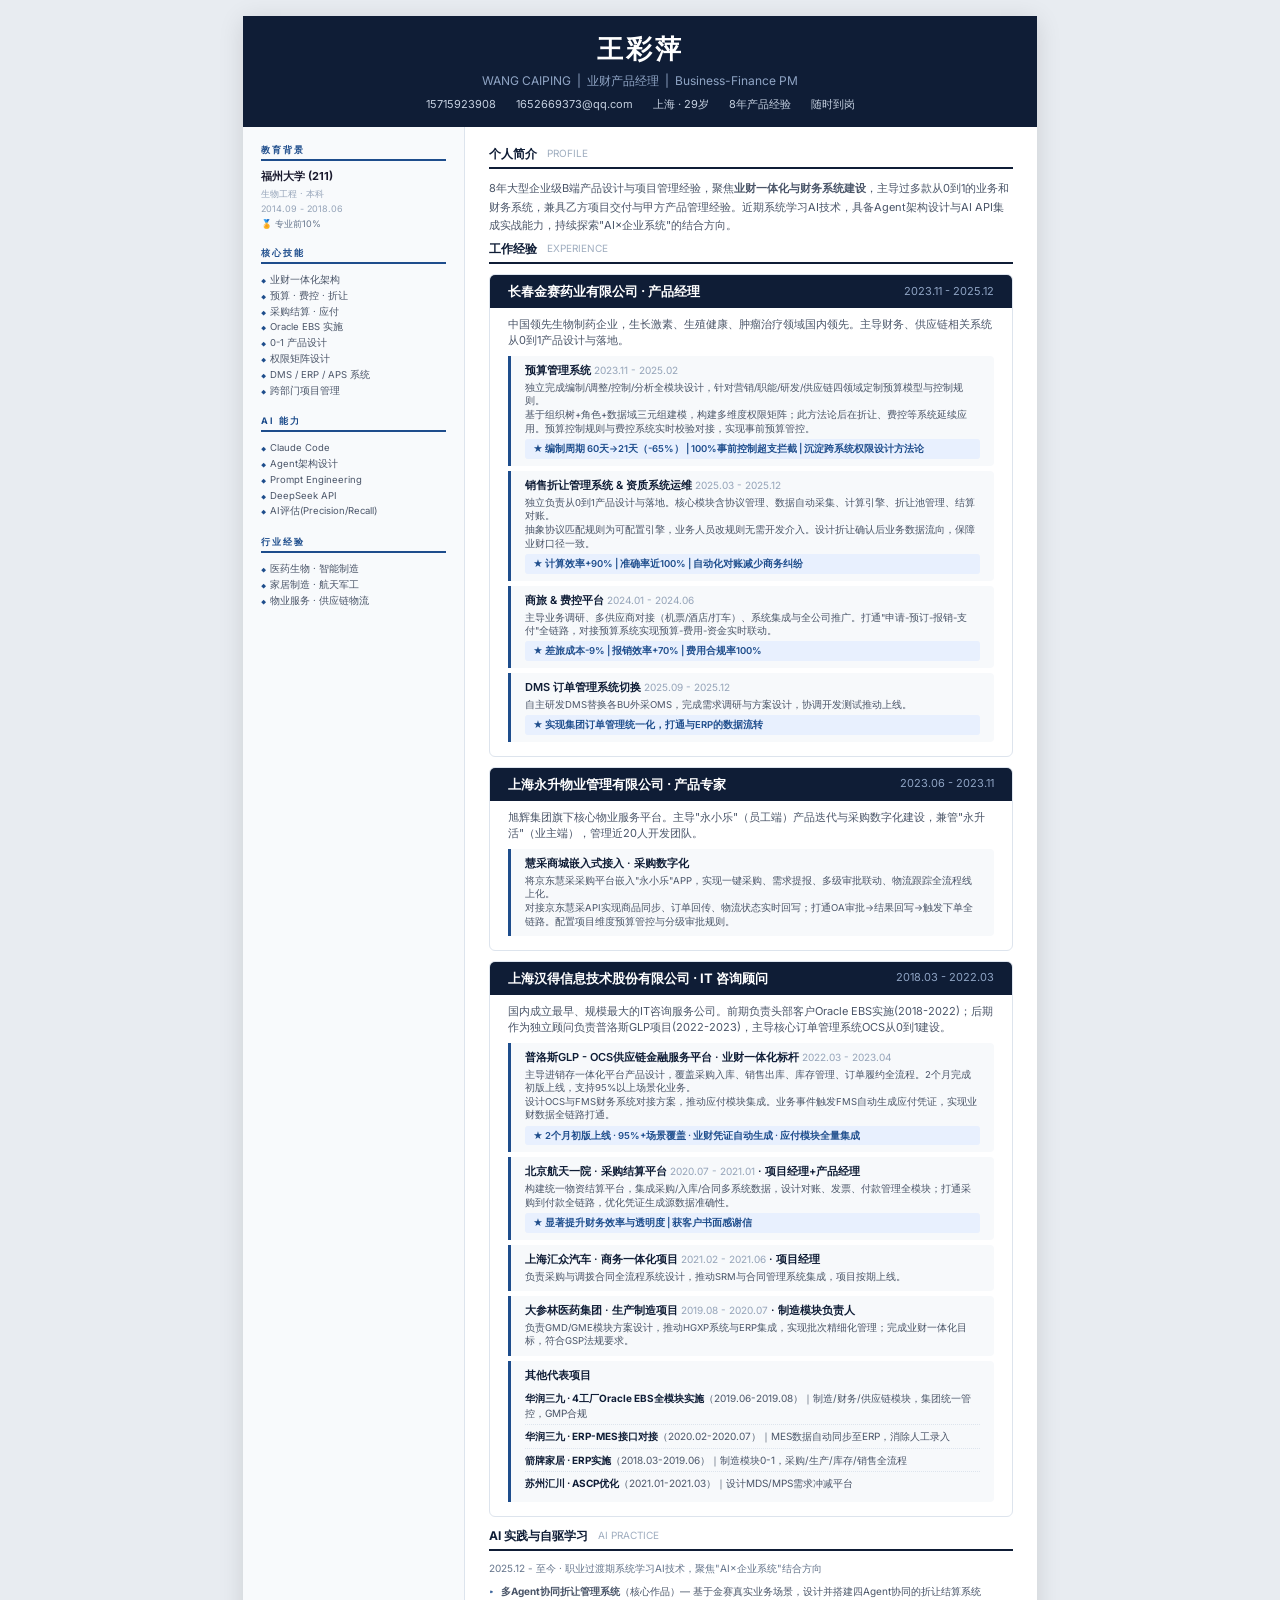
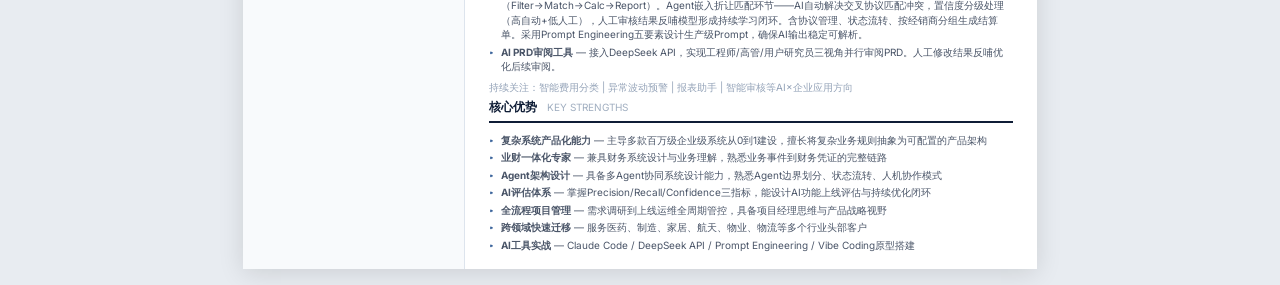
<file: resume-finance.html>
<!DOCTYPE html>
<html lang="zh-CN">
<head>
<meta charset="UTF-8">
<meta name="viewport" content="width=device-width, initial-scale=1.0">
<title>王彩萍 - 业财产品经理</title>
<style>
  @import url('https://fonts.googleapis.com/css2?family=Inter:wght@400;500;600;700&display=swap');

  :root {
    --primary: #0f1d36;
    --accent: #1e4d8c;
    --accent-light: #e8f0fe;
    --border: #dde4ed;
    --text: #1a1a2e;
    --text-secondary: #4a5568;
    --bg-gray: #f7f9fb;
  }

  * { margin: 0; padding: 0; box-sizing: border-box; }

  body {
    font-family: 'Inter', 'PingFang SC', 'Microsoft YaHei', sans-serif;
    color: var(--text);
    background: #e8ecf1;
    display: flex;
    justify-content: center;
    line-height: 1.45;
  }

  .page {
    width: 210mm;
    background: white;
    box-shadow: 0 4px 24px rgba(0,0,0,0.12);
    margin: 16px 0;
    padding: 0;
  }

  .header {
    background: var(--primary);
    color: white;
    padding: 14px 32px;
    text-align: center;
  }
  .header h1 { font-size: 26px; font-weight: 700; letter-spacing: 3px; margin-bottom: 4px; }
  .header .subtitle { font-size: 12px; color: #8fa4c4; margin-bottom: 8px; }
  .header .contact-row {
    display: flex; justify-content: center; gap: 20px;
    font-size: 11px; color: #c5d0e0; flex-wrap: wrap;
  }

  .main { display: flex; }

  .sidebar {
    width: 28%;
    background: #f8fafc;
    padding: 16px 18px;
    border-right: 1px solid var(--border);
  }
  .sidebar-section { margin-bottom: 16px; }
  .sidebar-section h3 {
    font-size: 9px; font-weight: 700; text-transform: uppercase;
    letter-spacing: 2px; color: var(--accent); margin-bottom: 8px;
    padding-bottom: 3px; border-bottom: 2px solid var(--accent);
  }
  .sidebar .edu-item { font-size: 10px; color: var(--text-secondary); margin-bottom: 2px; }
  .sidebar .edu-item strong { color: var(--text); font-size: 11px; }
  .sidebar ul { list-style: none; }
  .sidebar li {
    font-size: 9.5px; color: var(--text-secondary); padding: 1px 0;
    display: flex; align-items: flex-start; gap: 4px;
  }
  .sidebar li::before { content: '◆'; color: var(--accent); font-size: 5px; flex-shrink: 0; margin-top: 5px; }

  .content { width: 72%; padding: 14px 24px; }

  .section-title {
    font-size: 12px; font-weight: 700; color: var(--primary);
    padding-bottom: 5px; margin-bottom: 10px; margin-top: 4px;
    border-bottom: 2px solid var(--primary);
    display: flex; align-items: center; gap: 10px;
  }
  .section-title .en { font-weight: 400; color: #a0aec0; font-size: 10px; }

  .profile-text { font-size: 11px; color: var(--text-secondary); line-height: 1.65; margin-bottom: 6px; }

  .company-block {
    margin-bottom: 10px;
    border: 1px solid var(--border);
    border-radius: 6px;
    overflow: hidden;
  }
  .company-header {
    background: var(--primary);
    color: white;
    padding: 7px 18px;
    display: flex; justify-content: space-between; align-items: center;
  }
  .company-header .name { font-size: 13px; font-weight: 700; }
  .company-header .period { font-size: 11px; color: #8fa4c4; }
  .company-body { padding: 9px 18px; }
  .company-intro { font-size: 11px; color: var(--text-secondary); margin-bottom: 7px; }

  .project-card {
    background: var(--bg-gray);
    border-left: 3px solid var(--accent);
    padding: 7px 14px;
    margin-bottom: 5px;
    border-radius: 0 4px 4px 0;
  }
  .project-card .proj-name { font-size: 11px; font-weight: 600; color: var(--primary); margin-bottom: 2px; }
  .project-card .proj-detail { font-size: 9.5px; color: var(--text-secondary); margin-bottom: 1px; line-height: 1.4; }
  .project-card .proj-highlight {
    font-size: 9.5px; color: var(--accent); font-weight: 600;
    background: var(--accent-light); padding: 3px 8px;
    border-radius: 3px; margin-top: 4px;
  }
  .label { display: inline-block; font-size: 8px; font-weight: 700; color: var(--accent); background: var(--accent-light); padding: 1px 5px; border-radius: 3px; margin-right: 3px; vertical-align: middle; min-width: 28px; text-align: center; }

  .compact-project { font-size: 10px; color: var(--text-secondary); padding: 4px 0; border-bottom: 1px dotted var(--border); line-height: 1.45; }
  .compact-project:last-child { border-bottom: none; }
  .compact-project strong { color: var(--primary); }

  .ai-intro { font-size: 10px; color: #64748b; margin-bottom: 8px; }
  .list-item {
    font-size: 10px; color: var(--text-secondary); margin-bottom: 3px;
    padding-left: 12px; position: relative;
  }
  .list-item::before { content: '▸'; position: absolute; left: 0; top: 0; color: var(--accent); font-size: 10px; }

  @media print {
    body { background: white; margin: 0; }
    .page { box-shadow: none; margin: 0; width: 100%; }
    @page { size: A4; margin: 0; }
  }
</style>
</head>
<body>
<div class="page">

  <div class="header">
    <h1>王彩萍</h1>
    <div class="subtitle">WANG CAIPING &nbsp;|&nbsp; 业财产品经理 &nbsp;|&nbsp; Business-Finance PM</div>
    <div class="contact-row">
      <span>15715923908</span>
      <span>1652669373@qq.com</span>
      <span>上海 · 29岁</span>
      <span>8年产品经验</span>
      <span>随时到岗</span>
    </div>
  </div>

  <div class="main">
    <div class="sidebar">
      <div class="sidebar-section">
        <h3>教育背景</h3>
        <div class="edu-item"><strong>福州大学 (211)</strong></div>
        <div class="edu-item" style="font-size:9px;color:#94a3b8">生物工程 · 本科</div>
        <div class="edu-item" style="font-size:9px;color:#94a3b8">2014.09 - 2018.06</div>
        <div class="edu-item" style="font-size:9px;color:#64748b">🏅 专业前10%</div>
      </div>
      <div class="sidebar-section">
        <h3>核心技能</h3>
        <ul>
          <li>业财一体化架构</li>
          <li>预算 · 费控 · 折让</li>
          <li>采购结算 · 应付</li>
          <li>Oracle EBS 实施</li>
          <li>0-1 产品设计</li>
          <li>权限矩阵设计</li>
          <li>DMS / ERP / APS 系统</li>
          <li>跨部门项目管理</li>
        </ul>
      </div>
      <div class="sidebar-section">
        <h3>AI 能力</h3>
        <ul>
          <li>Claude Code</li>
          <li>Agent架构设计</li>
          <li>Prompt Engineering</li>
          <li>DeepSeek API</li>
          <li>AI评估(Precision/Recall)</li>
        </ul>
      </div>
      <div class="sidebar-section">
        <h3>行业经验</h3>
        <ul>
          <li>医药生物 · 智能制造</li>
          <li>家居制造 · 航天军工</li>
          <li>物业服务 · 供应链物流</li>
        </ul>
      </div>
    </div>

    <div class="content">
      <div class="section-title">个人简介 <span class="en">PROFILE</span></div>
      <p class="profile-text">
        8年大型企业级B端产品设计与项目管理经验，聚焦<strong>业财一体化与财务系统建设</strong>，主导过多款从0到1的业务和财务系统，兼具乙方项目交付与甲方产品管理经验。近期系统学习AI技术，具备Agent架构设计与AI API集成实战能力，持续探索"AI×企业系统"的结合方向。
      </p>

      <div class="section-title">工作经验 <span class="en">EXPERIENCE</span></div>

      <!-- 金赛药业 -->
      <div class="company-block">
        <div class="company-header">
          <span class="name">长春金赛药业有限公司 · 产品经理</span>
          <span class="period">2023.11 - 2025.12</span>
        </div>
        <div class="company-body">
          <p class="company-intro">中国领先生物制药企业，生长激素、生殖健康、肿瘤治疗领域国内领先。主导财务、供应链相关系统从0到1产品设计与落地。</p>
          <div class="project-card">
            <div class="proj-name">预算管理系统 <span style="font-weight:400;font-size:10px;color:#94a3b8">2023.11 - 2025.02</span></div>
            <div class="proj-detail">独立完成编制/调整/控制/分析全模块设计，针对营销/职能/研发/供应链四领域定制预算模型与控制规则。</div>
            <div class="proj-detail">基于组织树+角色+数据域三元组建模，构建多维度权限矩阵；此方法论后在折让、费控等系统延续应用。预算控制规则与费控系统实时校验对接，实现事前预算管控。</div>
            <div class="proj-highlight">★ 编制周期 60天→21天（-65%） | 100%事前控制超支拦截 | 沉淀跨系统权限设计方法论</div>
          </div>
          <div class="project-card">
            <div class="proj-name">销售折让管理系统 & 资质系统运维 <span style="font-weight:400;font-size:10px;color:#94a3b8">2025.03 - 2025.12</span></div>
            <div class="proj-detail">独立负责从0到1产品设计与落地。核心模块含协议管理、数据自动采集、计算引擎、折让池管理、结算对账。</div>
            <div class="proj-detail">抽象协议匹配规则为可配置引擎，业务人员改规则无需开发介入。设计折让确认后业务数据流向，保障业财口径一致。</div>
            <div class="proj-highlight">★ 计算效率+90% | 准确率近100% | 自动化对账减少商务纠纷</div>
          </div>
          <div class="project-card">
            <div class="proj-name">商旅 & 费控平台 <span style="font-weight:400;font-size:10px;color:#94a3b8">2024.01 - 2024.06</span></div>
            <div class="proj-detail">主导业务调研、多供应商对接（机票/酒店/打车）、系统集成与全公司推广。打通"申请-预订-报销-支付"全链路，对接预算系统实现预算-费用-资金实时联动。</div>
            <div class="proj-highlight">★ 差旅成本-9% | 报销效率+70% | 费用合规率100%</div>
          </div>
          <div class="project-card">
            <div class="proj-name">DMS 订单管理系统切换 <span style="font-weight:400;font-size:10px;color:#94a3b8">2025.09 - 2025.12</span></div>
            <div class="proj-detail">自主研发DMS替换各BU外采OMS，完成需求调研与方案设计，协调开发测试推动上线。</div>
            <div class="proj-highlight">★ 实现集团订单管理统一化，打通与ERP的数据流转</div>
          </div>
        </div>
      </div>

      <!-- 永升物业 -->
      <div class="company-block">
        <div class="company-header">
          <span class="name">上海永升物业管理有限公司 · 产品专家</span>
          <span class="period">2023.06 - 2023.11</span>
        </div>
        <div class="company-body">
          <p class="company-intro">旭辉集团旗下核心物业服务平台。主导"永小乐"（员工端）产品迭代与采购数字化建设，兼管"永升活"（业主端），管理近20人开发团队。</p>
          <div class="project-card">
            <div class="proj-name">慧采商城嵌入式接入 · 采购数字化</div>
            <div class="proj-detail">将京东慧采采购平台嵌入"永小乐"APP，实现一键采购、需求提报、多级审批联动、物流跟踪全流程线上化。</div>
            <div class="proj-detail">对接京东慧采API实现商品同步、订单回传、物流状态实时回写；打通OA审批→结果回写→触发下单全链路。配置项目维度预算管控与分级审批规则。</div>
          </div>
        </div>
      </div>

      <!-- 汉得信息 -->
      <div class="company-block">
        <div class="company-header">
          <span class="name">上海汉得信息技术股份有限公司 · IT 咨询顾问</span>
          <span class="period">2018.03 - 2022.03</span>
        </div>
        <div class="company-body">
          <p class="company-intro">国内成立最早、规模最大的IT咨询服务公司。前期负责头部客户Oracle EBS实施(2018-2022)；后期作为独立顾问负责普洛斯GLP项目(2022-2023)，主导核心订单管理系统OCS从0到1建设。</p>
          <div class="project-card">
            <div class="proj-name">普洛斯GLP - OCS供应链金融服务平台 · 业财一体化标杆 <span style="font-weight:400;font-size:10px;color:#94a3b8">2022.03 - 2023.04</span></div>
            <div class="proj-detail">主导进销存一体化平台产品设计，覆盖采购入库、销售出库、库存管理、订单履约全流程。2个月完成初版上线，支持95%以上场景化业务。</div>
            <div class="proj-detail">设计OCS与FMS财务系统对接方案，推动应付模块集成。业务事件触发FMS自动生成应付凭证，实现业财数据全链路打通。</div>
            <div class="proj-highlight">★ 2个月初版上线 · 95%+场景覆盖 · 业财凭证自动生成 · 应付模块全量集成</div>
          </div>

          <div class="project-card">
            <div class="proj-name">北京航天一院 · 采购结算平台 <span style="font-weight:400;font-size:10px;color:#94a3b8">2020.07 - 2021.01</span> · 项目经理+产品经理</div>
            <div class="proj-detail">构建统一物资结算平台，集成采购/入库/合同多系统数据，设计对账、发票、付款管理全模块；打通采购到付款全链路，优化凭证生成源数据准确性。</div>
            <div class="proj-highlight">★ 显著提升财务效率与透明度 | 获客户书面感谢信</div>
          </div>
          <div class="project-card">
            <div class="proj-name">上海汇众汽车 · 商务一体化项目 <span style="font-weight:400;font-size:10px;color:#94a3b8">2021.02 - 2021.06</span> · 项目经理</div>
            <div class="proj-detail">负责采购与调拨合同全流程系统设计，推动SRM与合同管理系统集成，项目按期上线。</div>
          </div>
          <div class="project-card">
            <div class="proj-name">大参林医药集团 · 生产制造项目 <span style="font-weight:400;font-size:10px;color:#94a3b8">2019.08 - 2020.07</span> · 制造模块负责人</div>
            <div class="proj-detail">负责GMD/GME模块方案设计，推动HGXP系统与ERP集成，实现批次精细化管理；完成业财一体化目标，符合GSP法规要求。</div>
          </div>
          <div class="project-card">
            <div class="proj-name" style="margin-bottom:4px;">其他代表项目</div>
            <div class="compact-project"><strong>华润三九 · 4工厂Oracle EBS全模块实施</strong>（2019.06-2019.08）｜制造/财务/供应链模块，集团统一管控，GMP合规</div>
            <div class="compact-project"><strong>华润三九 · ERP-MES接口对接</strong>（2020.02-2020.07）｜MES数据自动同步至ERP，消除人工录入</div>
            <div class="compact-project"><strong>箭牌家居 · ERP实施</strong>（2018.03-2019.06）｜制造模块0-1，采购/生产/库存/销售全流程</div>
            <div class="compact-project"><strong>苏州汇川 · ASCP优化</strong>（2021.01-2021.03）｜设计MDS/MPS需求冲减平台</div>
          </div>
        </div>
      </div>

      <!-- AI Practice -->
      <div class="section-title">AI 实践与自驱学习 <span class="en">AI PRACTICE</span></div>
      <p class="ai-intro">2025.12 - 至今 · 职业过渡期系统学习AI技术，聚焦"AI×企业系统"结合方向</p>
      <div class="list-item"><strong>多Agent协同折让管理系统</strong>（核心作品）— 基于金赛真实业务场景，设计并搭建四Agent协同的折让结算系统（Filter→Match→Calc→Report）。Agent嵌入折让匹配环节——AI自动解决交叉协议匹配冲突，置信度分级处理（高自动+低人工），人工审核结果反哺模型形成持续学习闭环。含协议管理、状态流转、按经销商分组生成结算单。采用Prompt Engineering五要素设计生产级Prompt，确保AI输出稳定可解析。</div>
      <div class="list-item"><strong>AI PRD审阅工具</strong> — 接入DeepSeek API，实现工程师/高管/用户研究员三视角并行审阅PRD。人工修改结果反哺优化后续审阅。</div>
      <p style="font-size:10px;color:#94a3b8;margin-top:6px;">持续关注：智能费用分类 | 异常波动预警 | 报表助手 | 智能审核等AI×企业应用方向</p>

      <!-- Key Strengths -->
      <div class="section-title">核心优势 <span class="en">KEY STRENGTHS</span></div>
      <div class="list-item"><strong>复杂系统产品化能力</strong> — 主导多款百万级企业级系统从0到1建设，擅长将复杂业务规则抽象为可配置的产品架构</div>
      <div class="list-item"><strong>业财一体化专家</strong> — 兼具财务系统设计与业务理解，熟悉业务事件到财务凭证的完整链路</div>
      <div class="list-item"><strong>Agent架构设计</strong> — 具备多Agent协同系统设计能力，熟悉Agent边界划分、状态流转、人机协作模式</div>
      <div class="list-item"><strong>AI评估体系</strong> — 掌握Precision/Recall/Confidence三指标，能设计AI功能上线评估与持续优化闭环</div>
      <div class="list-item"><strong>全流程项目管理</strong> — 需求调研到上线运维全周期管控，具备项目经理思维与产品战略视野</div>
      <div class="list-item"><strong>跨领域快速迁移</strong> — 服务医药、制造、家居、航天、物业、物流等多个行业头部客户</div>
      <div class="list-item"><strong>AI工具实战</strong> — Claude Code / DeepSeek API / Prompt Engineering / Vibe Coding原型搭建</div>
    </div>
  </div>
</div>
</body>
</html>
</file>
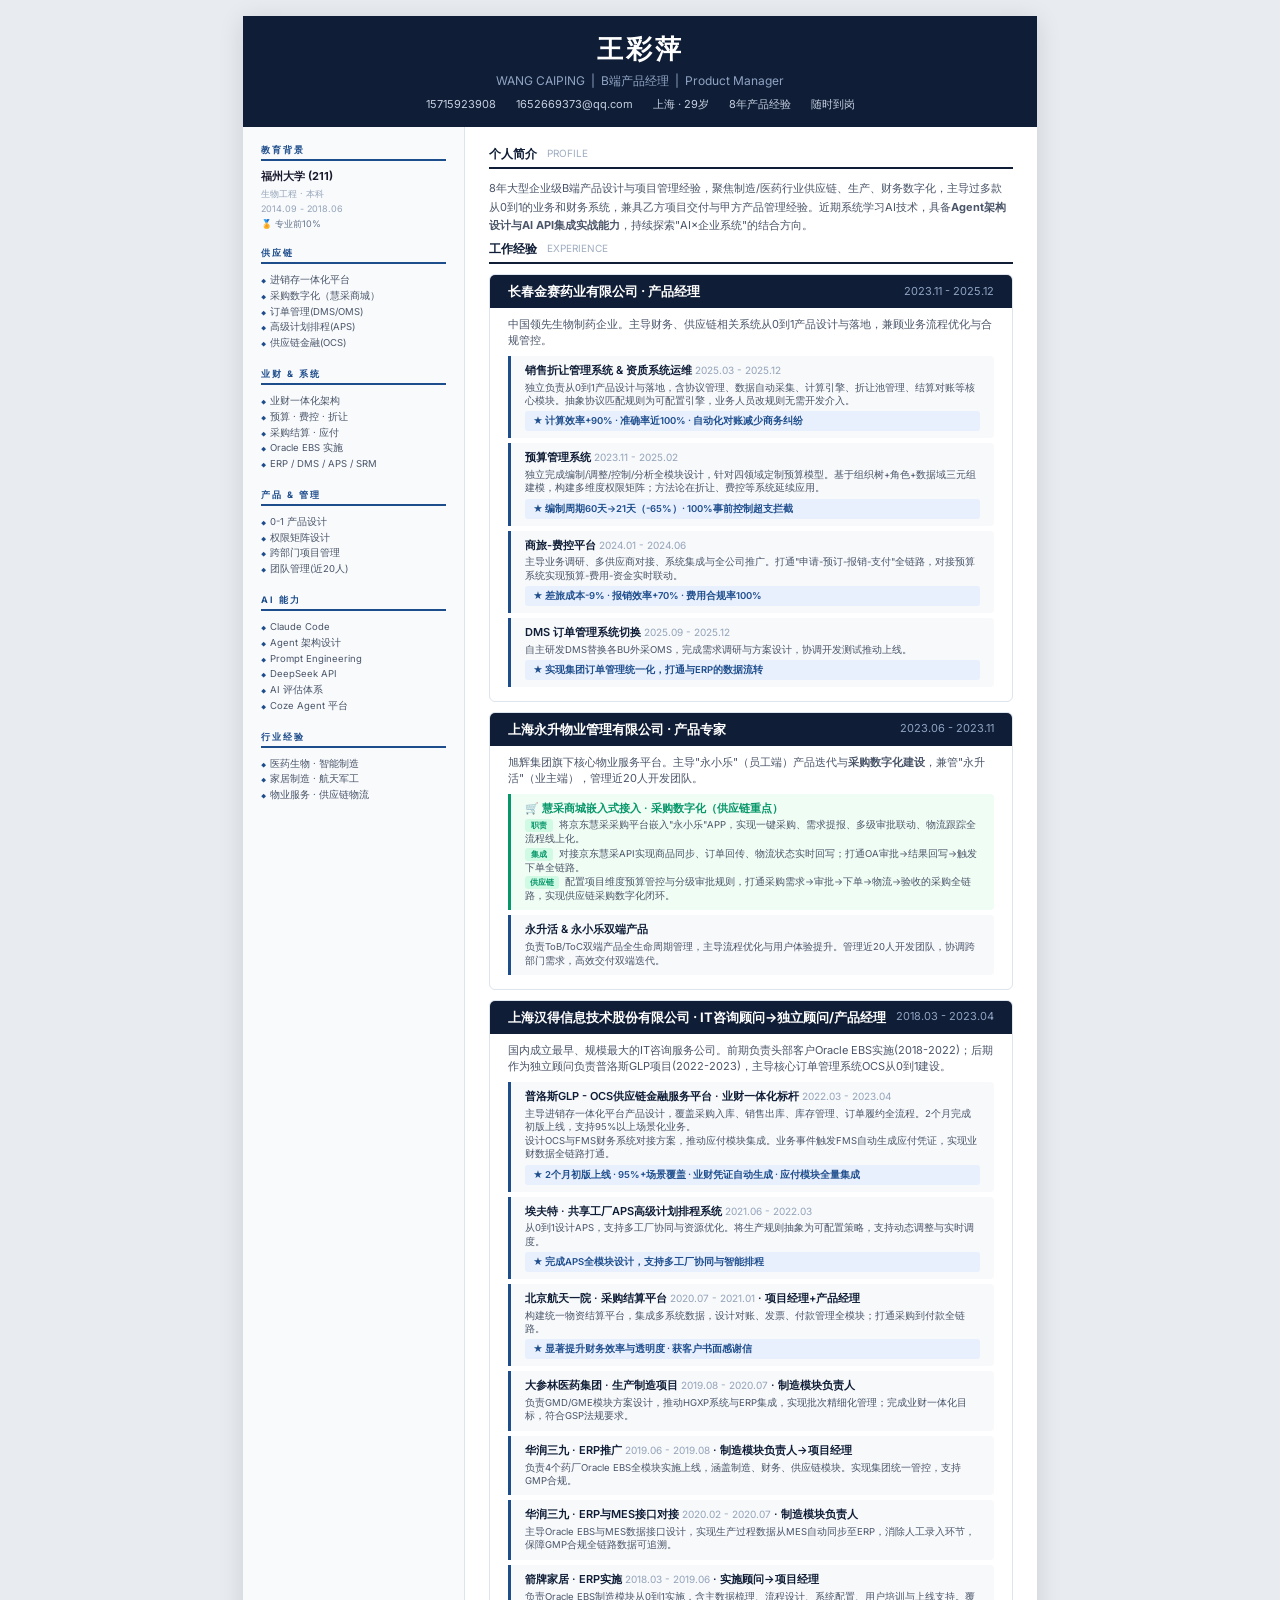
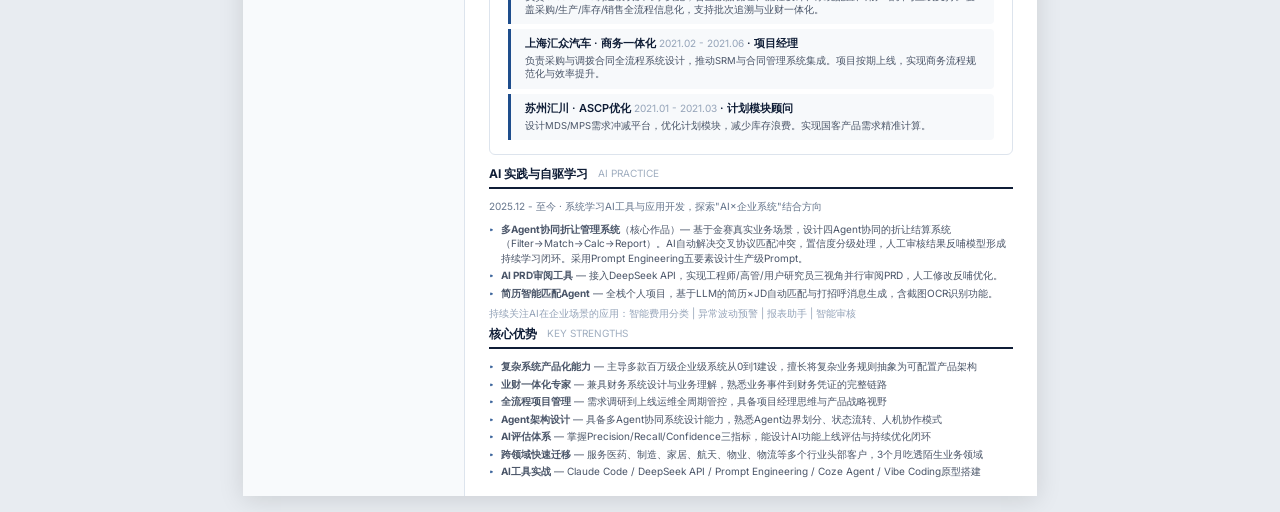
<file: resume-general.html>
<!DOCTYPE html>
<html lang="zh-CN">
<head>
<meta charset="UTF-8">
<meta name="viewport" content="width=device-width, initial-scale=1.0">
<title>王彩萍 - 产品经理</title>
<style>
  @import url('https://fonts.googleapis.com/css2?family=Inter:wght@400;500;600;700&display=swap');
  :root { --primary: #0f1d36; --accent: #1e4d8c; --accent-light: #e8f0fe; --border: #dde4ed; --text: #1a1a2e; --text-secondary: #4a5568; --bg-gray: #f7f9fb; }
  * { margin: 0; padding: 0; box-sizing: border-box; }
  body { font-family: 'Inter', 'PingFang SC', 'Microsoft YaHei', sans-serif; color: var(--text); background: #e8ecf1; display: flex; justify-content: center; line-height: 1.45; }
  .page { width: 210mm; background: white; box-shadow: 0 4px 24px rgba(0,0,0,0.12); margin: 16px 0; padding: 0; }
  .header { background: var(--primary); color: white; padding: 14px 32px; text-align: center; }
  .header h1 { font-size: 26px; font-weight: 700; letter-spacing: 3px; margin-bottom: 4px; }
  .header .subtitle { font-size: 12px; color: #8fa4c4; margin-bottom: 8px; }
  .header .contact-row { display: flex; justify-content: center; gap: 20px; font-size: 11px; color: #c5d0e0; flex-wrap: wrap; }
  .main { display: flex; }
  .sidebar { width: 28%; background: #f8fafc; padding: 16px 18px; border-right: 1px solid var(--border); }
  .sidebar-section { margin-bottom: 16px; }
  .sidebar-section h3 { font-size: 9px; font-weight: 700; text-transform: uppercase; letter-spacing: 2px; color: var(--accent); margin-bottom: 8px; padding-bottom: 3px; border-bottom: 2px solid var(--accent); }
  .sidebar .edu-item { font-size: 10px; color: var(--text-secondary); margin-bottom: 2px; }
  .sidebar .edu-item strong { color: var(--text); font-size: 11px; }
  .sidebar ul { list-style: none; }
  .sidebar li { font-size: 9.5px; color: var(--text-secondary); padding: 1px 0; display: flex; align-items: flex-start; gap: 4px; }
  .sidebar li::before { content: '◆'; color: var(--accent); font-size: 5px; flex-shrink: 0; margin-top: 5px; }
  .content { width: 72%; padding: 14px 24px; }
  .section-title { font-size: 12px; font-weight: 700; color: var(--primary); padding-bottom: 5px; margin-bottom: 10px; margin-top: 4px; border-bottom: 2px solid var(--primary); display: flex; align-items: center; gap: 10px; }
  .section-title .en { font-weight: 400; color: #a0aec0; font-size: 10px; }
  .profile-text { font-size: 11px; color: var(--text-secondary); line-height: 1.65; margin-bottom: 6px; }
  .company-block { margin-bottom: 10px; border: 1px solid var(--border); border-radius: 6px; overflow: hidden; }
  .company-header { background: var(--primary); color: white; padding: 7px 18px; display: flex; justify-content: space-between; align-items: center; }
  .company-header .name { font-size: 13px; font-weight: 700; }
  .company-header .period { font-size: 11px; color: #8fa4c4; }
  .company-body { padding: 9px 18px; }
  .company-intro { font-size: 11px; color: var(--text-secondary); margin-bottom: 7px; }
  .project-card { background: var(--bg-gray); border-left: 3px solid var(--accent); padding: 7px 14px; margin-bottom: 5px; border-radius: 0 4px 4px 0; }
  .project-card .proj-name { font-size: 11px; font-weight: 600; color: var(--primary); margin-bottom: 2px; }
  .project-card .proj-detail { font-size: 9.5px; color: var(--text-secondary); margin-bottom: 1px; line-height: 1.4; }
  .project-card .proj-highlight { font-size: 9.5px; color: var(--accent); font-weight: 600; background: var(--accent-light); padding: 3px 8px; border-radius: 3px; margin-top: 4px; }
  .label { display: inline-block; font-size: 8px; font-weight: 700; color: var(--accent); background: var(--accent-light); padding: 1px 5px; border-radius: 3px; margin-right: 3px; vertical-align: middle; min-width: 28px; text-align: center; }
  .compact-project { font-size: 10px; color: var(--text-secondary); padding: 4px 0; border-bottom: 1px dotted var(--border); line-height: 1.45; }
  .compact-project:last-child { border-bottom: none; }
  .compact-project strong { color: var(--primary); }
  .ai-intro { font-size: 10px; color: #64748b; margin-bottom: 8px; }
  .list-item { font-size: 10px; color: var(--text-secondary); margin-bottom: 3px; padding-left: 12px; position: relative; }
  .list-item::before { content: '\25B8'; position: absolute; left: 0; top: 0; color: var(--accent); font-size: 10px; }
  @media print { body { background: white; margin: 0; } .page { box-shadow: none; margin: 0; width: 100%; } @page { size: A4; margin: 0; } }
</style>
</head>
<body>
<div class="page">
  <div class="header">
    <h1>王彩萍</h1>
    <div class="subtitle">WANG CAIPING &nbsp;|&nbsp; B端产品经理 &nbsp;|&nbsp; Product Manager</div>
    <div class="contact-row">
      <span>15715923908</span>
      <span>1652669373@qq.com</span>
      <span>上海 · 29岁</span>
      <span>8年产品经验</span>
      <span>随时到岗</span>
    </div>
  </div>

  <div class="main">
    <div class="sidebar">
      <div class="sidebar-section">
        <h3>教育背景</h3>
        <div class="edu-item"><strong>福州大学 (211)</strong></div>
        <div class="edu-item" style="font-size:9px;color:#94a3b8">生物工程 · 本科</div>
        <div class="edu-item" style="font-size:9px;color:#94a3b8">2014.09 - 2018.06</div>
        <div class="edu-item" style="font-size:9px;color:#64748b">🏅 专业前10%</div>
      </div>
      <div class="sidebar-section">
        <h3>供应链</h3>
        <ul>
          <li>进销存一体化平台</li>
          <li>采购数字化（慧采商城）</li>
          <li>订单管理(DMS/OMS)</li>
          <li>高级计划排程(APS)</li>
          <li>供应链金融(OCS)</li>
        </ul>
      </div>
      <div class="sidebar-section">
        <h3>业财 & 系统</h3>
        <ul>
          <li>业财一体化架构</li>
          <li>预算 · 费控 · 折让</li>
          <li>采购结算 · 应付</li>
          <li>Oracle EBS 实施</li>
          <li>ERP / DMS / APS / SRM</li>
        </ul>
      </div>
      <div class="sidebar-section">
        <h3>产品 & 管理</h3>
        <ul>
          <li>0-1 产品设计</li>
          <li>权限矩阵设计</li>
          <li>跨部门项目管理</li>
          <li>团队管理(近20人)</li>
        </ul>
      </div>
      <div class="sidebar-section">
        <h3>AI 能力</h3>
        <ul>
          <li>Claude Code</li>
          <li>Agent 架构设计</li>
          <li>Prompt Engineering</li>
          <li>DeepSeek API</li>
          <li>AI 评估体系</li>
          <li>Coze Agent 平台</li>
        </ul>
      </div>
      <div class="sidebar-section">
        <h3>行业经验</h3>
        <ul>
          <li>医药生物 · 智能制造</li>
          <li>家居制造 · 航天军工</li>
          <li>物业服务 · 供应链物流</li>
        </ul>
      </div>
    </div>

    <div class="content">
      <div class="section-title">个人简介 <span class="en">PROFILE</span></div>
      <p class="profile-text">
        8年大型企业级B端产品设计与项目管理经验，聚焦制造/医药行业供应链、生产、财务数字化，主导过多款从0到1的业务和财务系统，兼具乙方项目交付与甲方产品管理经验。近期系统学习AI技术，具备<strong>Agent架构设计与AI API集成实战能力</strong>，持续探索"AI×企业系统"的结合方向。
      </p>

      <div class="section-title">工作经验 <span class="en">EXPERIENCE</span></div>

      <!-- 金赛 -->
      <div class="company-block">
        <div class="company-header"><span class="name">长春金赛药业有限公司 · 产品经理</span><span class="period">2023.11 - 2025.12</span></div>
        <div class="company-body">
          <p class="company-intro">中国领先生物制药企业。主导财务、供应链相关系统从0到1产品设计与落地，兼顾业务流程优化与合规管控。</p>
          <div class="project-card">
            <div class="proj-name">销售折让管理系统 & 资质系统运维 <span style="font-weight:400;font-size:10px;color:#94a3b8">2025.03 - 2025.12</span></div>
            <div class="proj-detail">独立负责从0到1产品设计与落地，含协议管理、数据自动采集、计算引擎、折让池管理、结算对账等核心模块。抽象协议匹配规则为可配置引擎，业务人员改规则无需开发介入。</div>
            <div class="proj-highlight">★ 计算效率+90% · 准确率近100% · 自动化对账减少商务纠纷</div>
          </div>
          <div class="project-card">
            <div class="proj-name">预算管理系统 <span style="font-weight:400;font-size:10px;color:#94a3b8">2023.11 - 2025.02</span></div>
            <div class="proj-detail">独立完成编制/调整/控制/分析全模块设计，针对四领域定制预算模型。基于组织树+角色+数据域三元组建模，构建多维度权限矩阵；方法论在折让、费控等系统延续应用。</div>
            <div class="proj-highlight">★ 编制周期60天→21天（-65%）· 100%事前控制超支拦截</div>
          </div>
          <div class="project-card">
            <div class="proj-name">商旅-费控平台 <span style="font-weight:400;font-size:10px;color:#94a3b8">2024.01 - 2024.06</span></div>
            <div class="proj-detail">主导业务调研、多供应商对接、系统集成与全公司推广。打通"申请-预订-报销-支付"全链路，对接预算系统实现预算-费用-资金实时联动。</div>
            <div class="proj-highlight">★ 差旅成本-9% · 报销效率+70% · 费用合规率100%</div>
          </div>
          <div class="project-card">
            <div class="proj-name">DMS 订单管理系统切换 <span style="font-weight:400;font-size:10px;color:#94a3b8">2025.09 - 2025.12</span></div>
            <div class="proj-detail">自主研发DMS替换各BU外采OMS，完成需求调研与方案设计，协调开发测试推动上线。</div>
            <div class="proj-highlight">★ 实现集团订单管理统一化，打通与ERP的数据流转</div>
          </div>
        </div>
      </div>

      <!-- 永升 -->
      <div class="company-block">
        <div class="company-header"><span class="name">上海永升物业管理有限公司 · 产品专家</span><span class="period">2023.06 - 2023.11</span></div>
        <div class="company-body">
          <p class="company-intro">旭辉集团旗下核心物业服务平台。主导"永小乐"（员工端）产品迭代与<strong>采购数字化建设</strong>，兼管"永升活"（业主端），管理近20人开发团队。</p>
          <div class="project-card" style="border-left-color:#059669;background:#f0fdf4;">
            <div class="proj-name" style="color:#059669;">🛒 慧采商城嵌入式接入 · 采购数字化（供应链重点）</div>
            <div class="proj-detail"><span class="label" style="background:#d1fae5;color:#059669;">职责</span> 将京东慧采采购平台嵌入"永小乐"APP，实现一键采购、需求提报、多级审批联动、物流跟踪全流程线上化。</div>
            <div class="proj-detail"><span class="label" style="background:#d1fae5;color:#059669;">集成</span> 对接京东慧采API实现商品同步、订单回传、物流状态实时回写；打通OA审批→结果回写→触发下单全链路。</div>
            <div class="proj-detail"><span class="label" style="background:#d1fae5;color:#059669;">供应链</span> 配置项目维度预算管控与分级审批规则，打通采购需求→审批→下单→物流→验收的采购全链路，实现供应链采购数字化闭环。</div>
          </div>
          <div class="project-card">
            <div class="proj-name">永升活 & 永小乐双端产品</div>
            <div class="proj-detail">负责ToB/ToC双端产品全生命周期管理，主导流程优化与用户体验提升。管理近20人开发团队，协调跨部门需求，高效交付双端迭代。</div>
          </div>
        </div>
      </div>

      <!-- 汉得 -->
      <div class="company-block">
        <div class="company-header"><span class="name">上海汉得信息技术股份有限公司 · IT咨询顾问→独立顾问/产品经理</span><span class="period">2018.03 - 2023.04</span></div>
        <div class="company-body">
          <p class="company-intro">国内成立最早、规模最大的IT咨询服务公司。前期负责头部客户Oracle EBS实施(2018-2022)；后期作为独立顾问负责普洛斯GLP项目(2022-2023)，主导核心订单管理系统OCS从0到1建设。</p>
          <div class="project-card">
            <div class="proj-name">普洛斯GLP - OCS供应链金融服务平台 · 业财一体化标杆 <span style="font-weight:400;font-size:10px;color:#94a3b8">2022.03 - 2023.04</span></div>
            <div class="proj-detail">主导进销存一体化平台产品设计，覆盖采购入库、销售出库、库存管理、订单履约全流程。2个月完成初版上线，支持95%以上场景化业务。</div>
            <div class="proj-detail">设计OCS与FMS财务系统对接方案，推动应付模块集成。业务事件触发FMS自动生成应付凭证，实现业财数据全链路打通。</div>
            <div class="proj-highlight">★ 2个月初版上线 · 95%+场景覆盖 · 业财凭证自动生成 · 应付模块全量集成</div>
          </div>

          <div class="project-card">
            <div class="proj-name">埃夫特 · 共享工厂APS高级计划排程系统 <span style="font-weight:400;font-size:10px;color:#94a3b8">2021.06 - 2022.03</span></div>
            <div class="proj-detail">从0到1设计APS，支持多工厂协同与资源优化。将生产规则抽象为可配置策略，支持动态调整与实时调度。</div>
            <div class="proj-highlight">★ 完成APS全模块设计，支持多工厂协同与智能排程</div>
          </div>
          <div class="project-card">
            <div class="proj-name">北京航天一院 · 采购结算平台 <span style="font-weight:400;font-size:10px;color:#94a3b8">2020.07 - 2021.01</span> · 项目经理+产品经理</div>
            <div class="proj-detail">构建统一物资结算平台，集成多系统数据，设计对账、发票、付款管理全模块；打通采购到付款全链路。</div>
            <div class="proj-highlight">★ 显著提升财务效率与透明度 · 获客户书面感谢信</div>
          </div>
          <div class="project-card">
            <div class="proj-name">大参林医药集团 · 生产制造项目 <span style="font-weight:400;font-size:10px;color:#94a3b8">2019.08 - 2020.07</span> · 制造模块负责人</div>
            <div class="proj-detail">负责GMD/GME模块方案设计，推动HGXP系统与ERP集成，实现批次精细化管理；完成业财一体化目标，符合GSP法规要求。</div>
          </div>
          <div class="project-card">
            <div class="proj-name">华润三九 · ERP推广 <span style="font-weight:400;font-size:10px;color:#94a3b8">2019.06 - 2019.08</span> · 制造模块负责人→项目经理</div>
            <div class="proj-detail">负责4个药厂Oracle EBS全模块实施上线，涵盖制造、财务、供应链模块。实现集团统一管控，支持GMP合规。</div>
          </div>
          <div class="project-card">
            <div class="proj-name">华润三九 · ERP与MES接口对接 <span style="font-weight:400;font-size:10px;color:#94a3b8">2020.02 - 2020.07</span> · 制造模块负责人</div>
            <div class="proj-detail">主导Oracle EBS与MES数据接口设计，实现生产过程数据从MES自动同步至ERP，消除人工录入环节，保障GMP合规全链路数据可追溯。</div>
          </div>
          <div class="project-card">
            <div class="proj-name">箭牌家居 · ERP实施 <span style="font-weight:400;font-size:10px;color:#94a3b8">2018.03 - 2019.06</span> · 实施顾问→项目经理</div>
            <div class="proj-detail">负责Oracle EBS制造模块从0到1实施，含主数据梳理、流程设计、系统配置、用户培训与上线支持。覆盖采购/生产/库存/销售全流程信息化，支持批次追溯与业财一体化。</div>
          </div>
          <div class="project-card">
            <div class="proj-name">上海汇众汽车 · 商务一体化 <span style="font-weight:400;font-size:10px;color:#94a3b8">2021.02 - 2021.06</span> · 项目经理</div>
            <div class="proj-detail">负责采购与调拨合同全流程系统设计，推动SRM与合同管理系统集成。项目按期上线，实现商务流程规范化与效率提升。</div>
          </div>
          <div class="project-card">
            <div class="proj-name">苏州汇川 · ASCP优化 <span style="font-weight:400;font-size:10px;color:#94a3b8">2021.01 - 2021.03</span> · 计划模块顾问</div>
            <div class="proj-detail">设计MDS/MPS需求冲减平台，优化计划模块，减少库存浪费。实现国客产品需求精准计算。</div>
          </div>
        </div>
      </div>

      <!-- AI Practice -->
      <div class="section-title">AI 实践与自驱学习 <span class="en">AI PRACTICE</span></div>
      <p class="ai-intro">2025.12 - 至今 · 系统学习AI工具与应用开发，探索"AI×企业系统"结合方向</p>
      <div class="list-item"><strong>多Agent协同折让管理系统</strong>（核心作品）— 基于金赛真实业务场景，设计四Agent协同的折让结算系统（Filter→Match→Calc→Report）。AI自动解决交叉协议匹配冲突，置信度分级处理，人工审核结果反哺模型形成持续学习闭环。采用Prompt Engineering五要素设计生产级Prompt。</div>
      <div class="list-item"><strong>AI PRD审阅工具</strong> — 接入DeepSeek API，实现工程师/高管/用户研究员三视角并行审阅PRD，人工修改反哺优化。</div>
      <div class="list-item"><strong>简历智能匹配Agent</strong> — 全栈个人项目，基于LLM的简历×JD自动匹配与打招呼消息生成，含截图OCR识别功能。</div>
      <p style="font-size:10px;color:#94a3b8;margin-top:6px;">持续关注AI在企业场景的应用：智能费用分类 | 异常波动预警 | 报表助手 | 智能审核</p>

      <!-- Key Strengths -->
      <div class="section-title">核心优势 <span class="en">KEY STRENGTHS</span></div>
      <div class="list-item"><strong>复杂系统产品化能力</strong> — 主导多款百万级企业级系统从0到1建设，擅长将复杂业务规则抽象为可配置产品架构</div>
      <div class="list-item"><strong>业财一体化专家</strong> — 兼具财务系统设计与业务理解，熟悉业务事件到财务凭证的完整链路</div>
      <div class="list-item"><strong>全流程项目管理</strong> — 需求调研到上线运维全周期管控，具备项目经理思维与产品战略视野</div>
      <div class="list-item"><strong>Agent架构设计</strong> — 具备多Agent协同系统设计能力，熟悉Agent边界划分、状态流转、人机协作模式</div>
      <div class="list-item"><strong>AI评估体系</strong> — 掌握Precision/Recall/Confidence三指标，能设计AI功能上线评估与持续优化闭环</div>
      <div class="list-item"><strong>跨领域快速迁移</strong> — 服务医药、制造、家居、航天、物业、物流等多个行业头部客户，3个月吃透陌生业务领域</div>
      <div class="list-item"><strong>AI工具实战</strong> — Claude Code / DeepSeek API / Prompt Engineering / Coze Agent / Vibe Coding原型搭建</div>
    </div>
  </div>
</div>
</body>
</html>
</file>
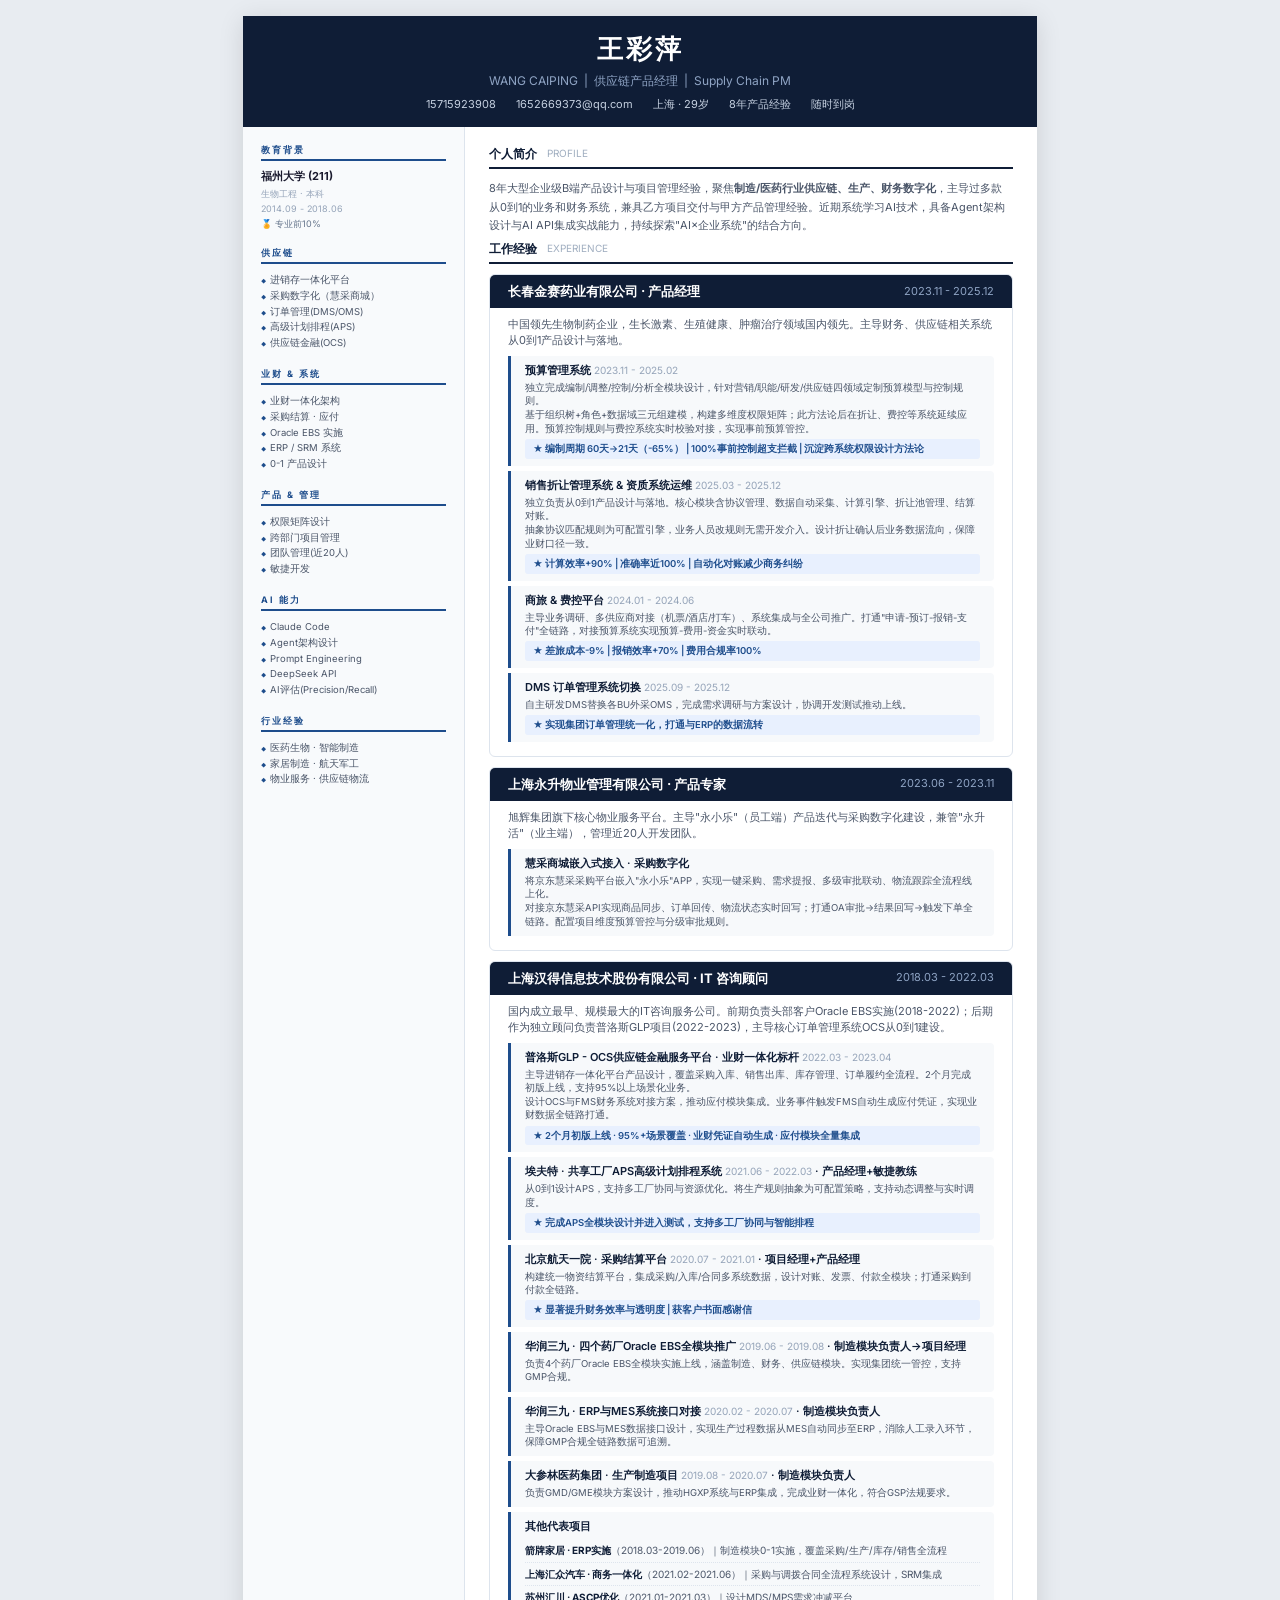
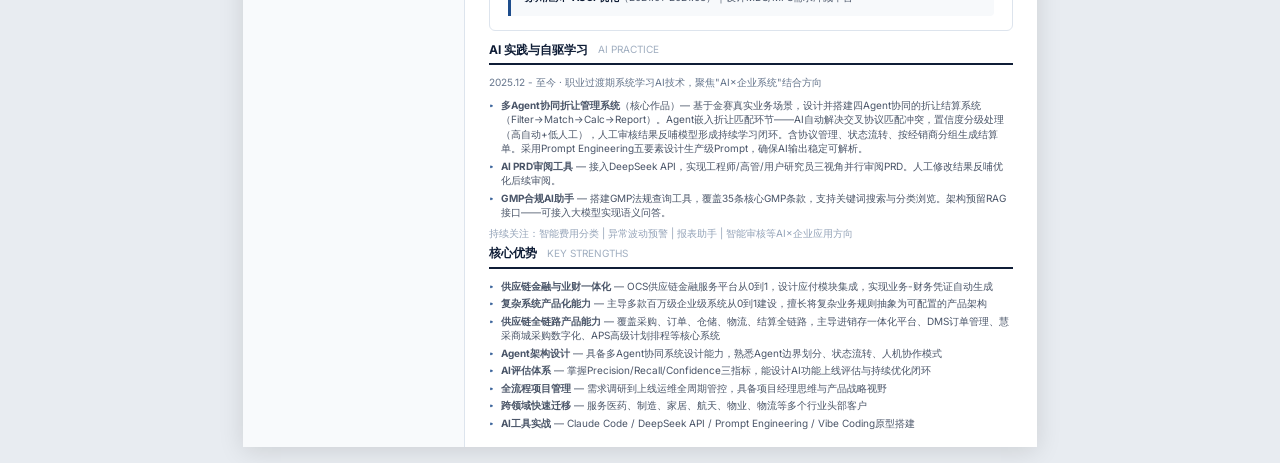
<file: resume-supply-chain.html>
<!DOCTYPE html>
<html lang="zh-CN">
<head>
<meta charset="UTF-8">
<meta name="viewport" content="width=device-width, initial-scale=1.0">
<title>王彩萍 - 供应链产品经理</title>
<style>
  @import url('https://fonts.googleapis.com/css2?family=Inter:wght@400;500;600;700&display=swap');

  :root {
    --primary: #0f1d36;
    --accent: #1e4d8c;
    --accent-light: #e8f0fe;
    --border: #dde4ed;
    --text: #1a1a2e;
    --text-secondary: #4a5568;
    --bg-gray: #f7f9fb;
  }

  * { margin: 0; padding: 0; box-sizing: border-box; }

  body {
    font-family: 'Inter', 'PingFang SC', 'Microsoft YaHei', sans-serif;
    color: var(--text);
    background: #e8ecf1;
    display: flex;
    justify-content: center;
    line-height: 1.45;
  }

  .page {
    width: 210mm;
    background: white;
    box-shadow: 0 4px 24px rgba(0,0,0,0.12);
    margin: 16px 0;
    padding: 0;
  }

  .header {
    background: var(--primary);
    color: white;
    padding: 14px 32px;
    text-align: center;
  }
  .header h1 { font-size: 26px; font-weight: 700; letter-spacing: 3px; margin-bottom: 4px; }
  .header .subtitle { font-size: 12px; color: #8fa4c4; margin-bottom: 8px; }
  .header .contact-row {
    display: flex; justify-content: center; gap: 20px;
    font-size: 11px; color: #c5d0e0; flex-wrap: wrap;
  }

  .main { display: flex; }

  .sidebar {
    width: 28%;
    background: #f8fafc;
    padding: 16px 18px;
    border-right: 1px solid var(--border);
  }
  .sidebar-section { margin-bottom: 16px; }
  .sidebar-section h3 {
    font-size: 9px; font-weight: 700; text-transform: uppercase;
    letter-spacing: 2px; color: var(--accent); margin-bottom: 8px;
    padding-bottom: 3px; border-bottom: 2px solid var(--accent);
  }
  .sidebar .edu-item { font-size: 10px; color: var(--text-secondary); margin-bottom: 2px; }
  .sidebar .edu-item strong { color: var(--text); font-size: 11px; }
  .sidebar ul { list-style: none; }
  .sidebar li {
    font-size: 9.5px; color: var(--text-secondary); padding: 1px 0;
    display: flex; align-items: flex-start; gap: 4px;
  }
  .sidebar li::before { content: '◆'; color: var(--accent); font-size: 5px; flex-shrink: 0; margin-top: 5px; }

  .content { width: 72%; padding: 14px 24px; }

  .section-title {
    font-size: 12px; font-weight: 700; color: var(--primary);
    padding-bottom: 5px; margin-bottom: 10px; margin-top: 4px;
    border-bottom: 2px solid var(--primary);
    display: flex; align-items: center; gap: 10px;
  }
  .section-title .en { font-weight: 400; color: #a0aec0; font-size: 10px; }

  .profile-text { font-size: 11px; color: var(--text-secondary); line-height: 1.65; margin-bottom: 6px; }

  .company-block {
    margin-bottom: 10px;
    border: 1px solid var(--border);
    border-radius: 6px;
    overflow: hidden;
  }
  .company-header {
    background: var(--primary);
    color: white;
    padding: 7px 18px;
    display: flex; justify-content: space-between; align-items: center;
  }
  .company-header .name { font-size: 13px; font-weight: 700; }
  .company-header .period { font-size: 11px; color: #8fa4c4; }
  .company-body { padding: 9px 18px; }
  .company-intro { font-size: 11px; color: var(--text-secondary); margin-bottom: 7px; }

  .project-card {
    background: var(--bg-gray);
    border-left: 3px solid var(--accent);
    padding: 7px 14px;
    margin-bottom: 5px;
    border-radius: 0 4px 4px 0;
  }
  .project-card .proj-name { font-size: 11px; font-weight: 600; color: var(--primary); margin-bottom: 2px; }
  .project-card .proj-detail { font-size: 9.5px; color: var(--text-secondary); margin-bottom: 1px; line-height: 1.4; }
  .project-card .proj-highlight {
    font-size: 9.5px; color: var(--accent); font-weight: 600;
    background: var(--accent-light); padding: 3px 8px;
    border-radius: 3px; margin-top: 4px;
  }
  .label { display: inline-block; font-size: 8px; font-weight: 700; color: var(--accent); background: var(--accent-light); padding: 1px 5px; border-radius: 3px; margin-right: 3px; vertical-align: middle; min-width: 28px; text-align: center; }

  .compact-project { font-size: 10px; color: var(--text-secondary); padding: 4px 0; border-bottom: 1px dotted var(--border); line-height: 1.45; }
  .compact-project:last-child { border-bottom: none; }
  .compact-project strong { color: var(--primary); }

  .ai-intro { font-size: 10px; color: #64748b; margin-bottom: 8px; }
  .list-item {
    font-size: 10px; color: var(--text-secondary); margin-bottom: 3px;
    padding-left: 12px; position: relative;
  }
  .list-item::before { content: '▸'; position: absolute; left: 0; top: 0; color: var(--accent); font-size: 10px; }

  @media print {
    body { background: white; margin: 0; }
    .page { box-shadow: none; margin: 0; width: 100%; }
    @page { size: A4; margin: 0; }
  }
</style>
</head>
<body>
<div class="page">

  <div class="header">
    <h1>王彩萍</h1>
    <div class="subtitle">WANG CAIPING &nbsp;|&nbsp; 供应链产品经理 &nbsp;|&nbsp; Supply Chain PM</div>
    <div class="contact-row">
      <span>15715923908</span>
      <span>1652669373@qq.com</span>
      <span>上海 · 29岁</span>
      <span>8年产品经验</span>
      <span>随时到岗</span>
    </div>
  </div>

  <div class="main">
    <div class="sidebar">
      <div class="sidebar-section">
        <h3>教育背景</h3>
        <div class="edu-item"><strong>福州大学 (211)</strong></div>
        <div class="edu-item" style="font-size:9px;color:#94a3b8">生物工程 · 本科</div>
        <div class="edu-item" style="font-size:9px;color:#94a3b8">2014.09 - 2018.06</div>
        <div class="edu-item" style="font-size:9px;color:#64748b">🏅 专业前10%</div>
      </div>
      <div class="sidebar-section">
        <h3>供应链</h3>
        <ul>
          <li>进销存一体化平台</li>
          <li>采购数字化（慧采商城）</li>
          <li>订单管理(DMS/OMS)</li>
          <li>高级计划排程(APS)</li>
          <li>供应链金融(OCS)</li>
                  </ul>
      </div>
      <div class="sidebar-section">
        <h3>业财 & 系统</h3>
        <ul>
          <li>业财一体化架构</li>
          <li>采购结算 · 应付</li>
          <li>Oracle EBS 实施</li>
          <li>ERP / SRM 系统</li>
          <li>0-1 产品设计</li>
        </ul>
      </div>
      <div class="sidebar-section">
        <h3>产品 & 管理</h3>
        <ul>
          <li>权限矩阵设计</li>
          <li>跨部门项目管理</li>
          <li>团队管理(近20人)</li>
          <li>敏捷开发</li>
        </ul>
      </div>
      <div class="sidebar-section">
        <h3>AI 能力</h3>
        <ul>
          <li>Claude Code</li>
          <li>Agent架构设计</li>
          <li>Prompt Engineering</li>
          <li>DeepSeek API</li>
          <li>AI评估(Precision/Recall)</li>
        </ul>
      </div>
      <div class="sidebar-section">
        <h3>行业经验</h3>
        <ul>
          <li>医药生物 · 智能制造</li>
          <li>家居制造 · 航天军工</li>
          <li>物业服务 · 供应链物流</li>
        </ul>
      </div>
    </div>

    <div class="content">
      <div class="section-title">个人简介 <span class="en">PROFILE</span></div>
      <p class="profile-text">
        8年大型企业级B端产品设计与项目管理经验，聚焦<strong>制造/医药行业供应链、生产、财务数字化</strong>，主导过多款从0到1的业务和财务系统，兼具乙方项目交付与甲方产品管理经验。近期系统学习AI技术，具备Agent架构设计与AI API集成实战能力，持续探索"AI×企业系统"的结合方向。
      </p>

      <div class="section-title">工作经验 <span class="en">EXPERIENCE</span></div>

      <!-- 金赛药业 -->
      <div class="company-block">
        <div class="company-header">
          <span class="name">长春金赛药业有限公司 · 产品经理</span>
          <span class="period">2023.11 - 2025.12</span>
        </div>
        <div class="company-body">
          <p class="company-intro">中国领先生物制药企业，生长激素、生殖健康、肿瘤治疗领域国内领先。主导财务、供应链相关系统从0到1产品设计与落地。</p>
          <div class="project-card">
            <div class="proj-name">预算管理系统 <span style="font-weight:400;font-size:10px;color:#94a3b8">2023.11 - 2025.02</span></div>
            <div class="proj-detail">独立完成编制/调整/控制/分析全模块设计，针对营销/职能/研发/供应链四领域定制预算模型与控制规则。</div>
            <div class="proj-detail">基于组织树+角色+数据域三元组建模，构建多维度权限矩阵；此方法论后在折让、费控等系统延续应用。预算控制规则与费控系统实时校验对接，实现事前预算管控。</div>
            <div class="proj-highlight">★ 编制周期 60天→21天（-65%） | 100%事前控制超支拦截 | 沉淀跨系统权限设计方法论</div>
          </div>
          <div class="project-card">
            <div class="proj-name">销售折让管理系统 & 资质系统运维 <span style="font-weight:400;font-size:10px;color:#94a3b8">2025.03 - 2025.12</span></div>
            <div class="proj-detail">独立负责从0到1产品设计与落地。核心模块含协议管理、数据自动采集、计算引擎、折让池管理、结算对账。</div>
            <div class="proj-detail">抽象协议匹配规则为可配置引擎，业务人员改规则无需开发介入。设计折让确认后业务数据流向，保障业财口径一致。</div>
            <div class="proj-highlight">★ 计算效率+90% | 准确率近100% | 自动化对账减少商务纠纷</div>
          </div>
          <div class="project-card">
            <div class="proj-name">商旅 & 费控平台 <span style="font-weight:400;font-size:10px;color:#94a3b8">2024.01 - 2024.06</span></div>
            <div class="proj-detail">主导业务调研、多供应商对接（机票/酒店/打车）、系统集成与全公司推广。打通"申请-预订-报销-支付"全链路，对接预算系统实现预算-费用-资金实时联动。</div>
            <div class="proj-highlight">★ 差旅成本-9% | 报销效率+70% | 费用合规率100%</div>
          </div>
          <div class="project-card">
            <div class="proj-name">DMS 订单管理系统切换 <span style="font-weight:400;font-size:10px;color:#94a3b8">2025.09 - 2025.12</span></div>
            <div class="proj-detail">自主研发DMS替换各BU外采OMS，完成需求调研与方案设计，协调开发测试推动上线。</div>
            <div class="proj-highlight">★ 实现集团订单管理统一化，打通与ERP的数据流转</div>
          </div>
        </div>
      </div>

      <!-- 永升物业 -->
      <div class="company-block">
        <div class="company-header">
          <span class="name">上海永升物业管理有限公司 · 产品专家</span>
          <span class="period">2023.06 - 2023.11</span>
        </div>
        <div class="company-body">
          <p class="company-intro">旭辉集团旗下核心物业服务平台。主导"永小乐"（员工端）产品迭代与采购数字化建设，兼管"永升活"（业主端），管理近20人开发团队。</p>
          <div class="project-card">
            <div class="proj-name">慧采商城嵌入式接入 · 采购数字化</div>
            <div class="proj-detail">将京东慧采采购平台嵌入"永小乐"APP，实现一键采购、需求提报、多级审批联动、物流跟踪全流程线上化。</div>
            <div class="proj-detail">对接京东慧采API实现商品同步、订单回传、物流状态实时回写；打通OA审批→结果回写→触发下单全链路。配置项目维度预算管控与分级审批规则。</div>
          </div>
        </div>
      </div>

      <!-- 汉得信息 -->
      <div class="company-block">
        <div class="company-header">
          <span class="name">上海汉得信息技术股份有限公司 · IT 咨询顾问</span>
          <span class="period">2018.03 - 2022.03</span>
        </div>
        <div class="company-body">
          <p class="company-intro">国内成立最早、规模最大的IT咨询服务公司。前期负责头部客户Oracle EBS实施(2018-2022)；后期作为独立顾问负责普洛斯GLP项目(2022-2023)，主导核心订单管理系统OCS从0到1建设。</p>
          <div class="project-card">
            <div class="proj-name">普洛斯GLP - OCS供应链金融服务平台 · 业财一体化标杆 <span style="font-weight:400;font-size:10px;color:#94a3b8">2022.03 - 2023.04</span></div>
            <div class="proj-detail">主导进销存一体化平台产品设计，覆盖采购入库、销售出库、库存管理、订单履约全流程。2个月完成初版上线，支持95%以上场景化业务。</div>
            <div class="proj-detail">设计OCS与FMS财务系统对接方案，推动应付模块集成。业务事件触发FMS自动生成应付凭证，实现业财数据全链路打通。</div>
            <div class="proj-highlight">★ 2个月初版上线 · 95%+场景覆盖 · 业财凭证自动生成 · 应付模块全量集成</div>
          </div>

          <div class="project-card">
            <div class="proj-name">埃夫特 · 共享工厂APS高级计划排程系统 <span style="font-weight:400;font-size:10px;color:#94a3b8">2021.06 - 2022.03</span> · 产品经理+敏捷教练</div>
            <div class="proj-detail">从0到1设计APS，支持多工厂协同与资源优化。将生产规则抽象为可配置策略，支持动态调整与实时调度。</div>
            <div class="proj-highlight">★ 完成APS全模块设计并进入测试，支持多工厂协同与智能排程</div>
          </div>
          <div class="project-card">
            <div class="proj-name">北京航天一院 · 采购结算平台 <span style="font-weight:400;font-size:10px;color:#94a3b8">2020.07 - 2021.01</span> · 项目经理+产品经理</div>
            <div class="proj-detail">构建统一物资结算平台，集成采购/入库/合同多系统数据，设计对账、发票、付款全模块；打通采购到付款全链路。</div>
            <div class="proj-highlight">★ 显著提升财务效率与透明度 | 获客户书面感谢信</div>
          </div>
          <div class="project-card">
            <div class="proj-name">华润三九 · 四个药厂Oracle EBS全模块推广 <span style="font-weight:400;font-size:10px;color:#94a3b8">2019.06 - 2019.08</span> · 制造模块负责人→项目经理</div>
            <div class="proj-detail">负责4个药厂Oracle EBS全模块实施上线，涵盖制造、财务、供应链模块。实现集团统一管控，支持GMP合规。</div>
          </div>
          <div class="project-card">
            <div class="proj-name">华润三九 · ERP与MES系统接口对接 <span style="font-weight:400;font-size:10px;color:#94a3b8">2020.02 - 2020.07</span> · 制造模块负责人</div>
            <div class="proj-detail">主导Oracle EBS与MES数据接口设计，实现生产过程数据从MES自动同步至ERP，消除人工录入环节，保障GMP合规全链路数据可追溯。</div>
          </div>
          <div class="project-card">
            <div class="proj-name">大参林医药集团 · 生产制造项目 <span style="font-weight:400;font-size:10px;color:#94a3b8">2019.08 - 2020.07</span> · 制造模块负责人</div>
            <div class="proj-detail">负责GMD/GME模块方案设计，推动HGXP系统与ERP集成，完成业财一体化，符合GSP法规要求。</div>
          </div>
          <div class="project-card">
            <div class="proj-name" style="margin-bottom:4px;">其他代表项目</div>
            <div class="compact-project"><strong>箭牌家居 · ERP实施</strong>（2018.03-2019.06）｜制造模块0-1实施，覆盖采购/生产/库存/销售全流程</div>
            <div class="compact-project"><strong>上海汇众汽车 · 商务一体化</strong>（2021.02-2021.06）｜采购与调拨合同全流程系统设计，SRM集成</div>
            <div class="compact-project"><strong>苏州汇川 · ASCP优化</strong>（2021.01-2021.03）｜设计MDS/MPS需求冲减平台</div>
          </div>
        </div>
      </div>

      <!-- AI Practice -->
      <div class="section-title">AI 实践与自驱学习 <span class="en">AI PRACTICE</span></div>
      <p class="ai-intro">2025.12 - 至今 · 职业过渡期系统学习AI技术，聚焦"AI×企业系统"结合方向</p>
      <div class="list-item"><strong>多Agent协同折让管理系统</strong>（核心作品）— 基于金赛真实业务场景，设计并搭建四Agent协同的折让结算系统（Filter→Match→Calc→Report）。Agent嵌入折让匹配环节——AI自动解决交叉协议匹配冲突，置信度分级处理（高自动+低人工），人工审核结果反哺模型形成持续学习闭环。含协议管理、状态流转、按经销商分组生成结算单。采用Prompt Engineering五要素设计生产级Prompt，确保AI输出稳定可解析。</div>
      <div class="list-item"><strong>AI PRD审阅工具</strong> — 接入DeepSeek API，实现工程师/高管/用户研究员三视角并行审阅PRD。人工修改结果反哺优化后续审阅。</div>
      <div class="list-item"><strong>GMP合规AI助手</strong> — 搭建GMP法规查询工具，覆盖35条核心GMP条款，支持关键词搜索与分类浏览。架构预留RAG接口——可接入大模型实现语义问答。</div>
      <p style="font-size:10px;color:#94a3b8;margin-top:6px;">持续关注：智能费用分类 | 异常波动预警 | 报表助手 | 智能审核等AI×企业应用方向</p>

      <!-- Key Strengths -->
      <div class="section-title">核心优势 <span class="en">KEY STRENGTHS</span></div>
      <div class="list-item"><strong>供应链金融与业财一体化</strong> — OCS供应链金融服务平台从0到1，设计应付模块集成，实现业务-财务凭证自动生成</div>
	      <div class="list-item"><strong>复杂系统产品化能力</strong> — 主导多款百万级企业级系统从0到1建设，擅长将复杂业务规则抽象为可配置的产品架构</div>
      <div class="list-item"><strong>供应链全链路产品能力</strong> — 覆盖采购、订单、仓储、物流、结算全链路，主导进销存一体化平台、DMS订单管理、慧采商城采购数字化、APS高级计划排程等核心系统</div>
      <div class="list-item"><strong>Agent架构设计</strong> — 具备多Agent协同系统设计能力，熟悉Agent边界划分、状态流转、人机协作模式</div>
      <div class="list-item"><strong>AI评估体系</strong> — 掌握Precision/Recall/Confidence三指标，能设计AI功能上线评估与持续优化闭环</div>
      <div class="list-item"><strong>全流程项目管理</strong> — 需求调研到上线运维全周期管控，具备项目经理思维与产品战略视野</div>
      <div class="list-item"><strong>跨领域快速迁移</strong> — 服务医药、制造、家居、航天、物业、物流等多个行业头部客户</div>
      <div class="list-item"><strong>AI工具实战</strong> — Claude Code / DeepSeek API / Prompt Engineering / Vibe Coding原型搭建</div>
    </div>
  </div>
</div>
</body>
</html>
</file>
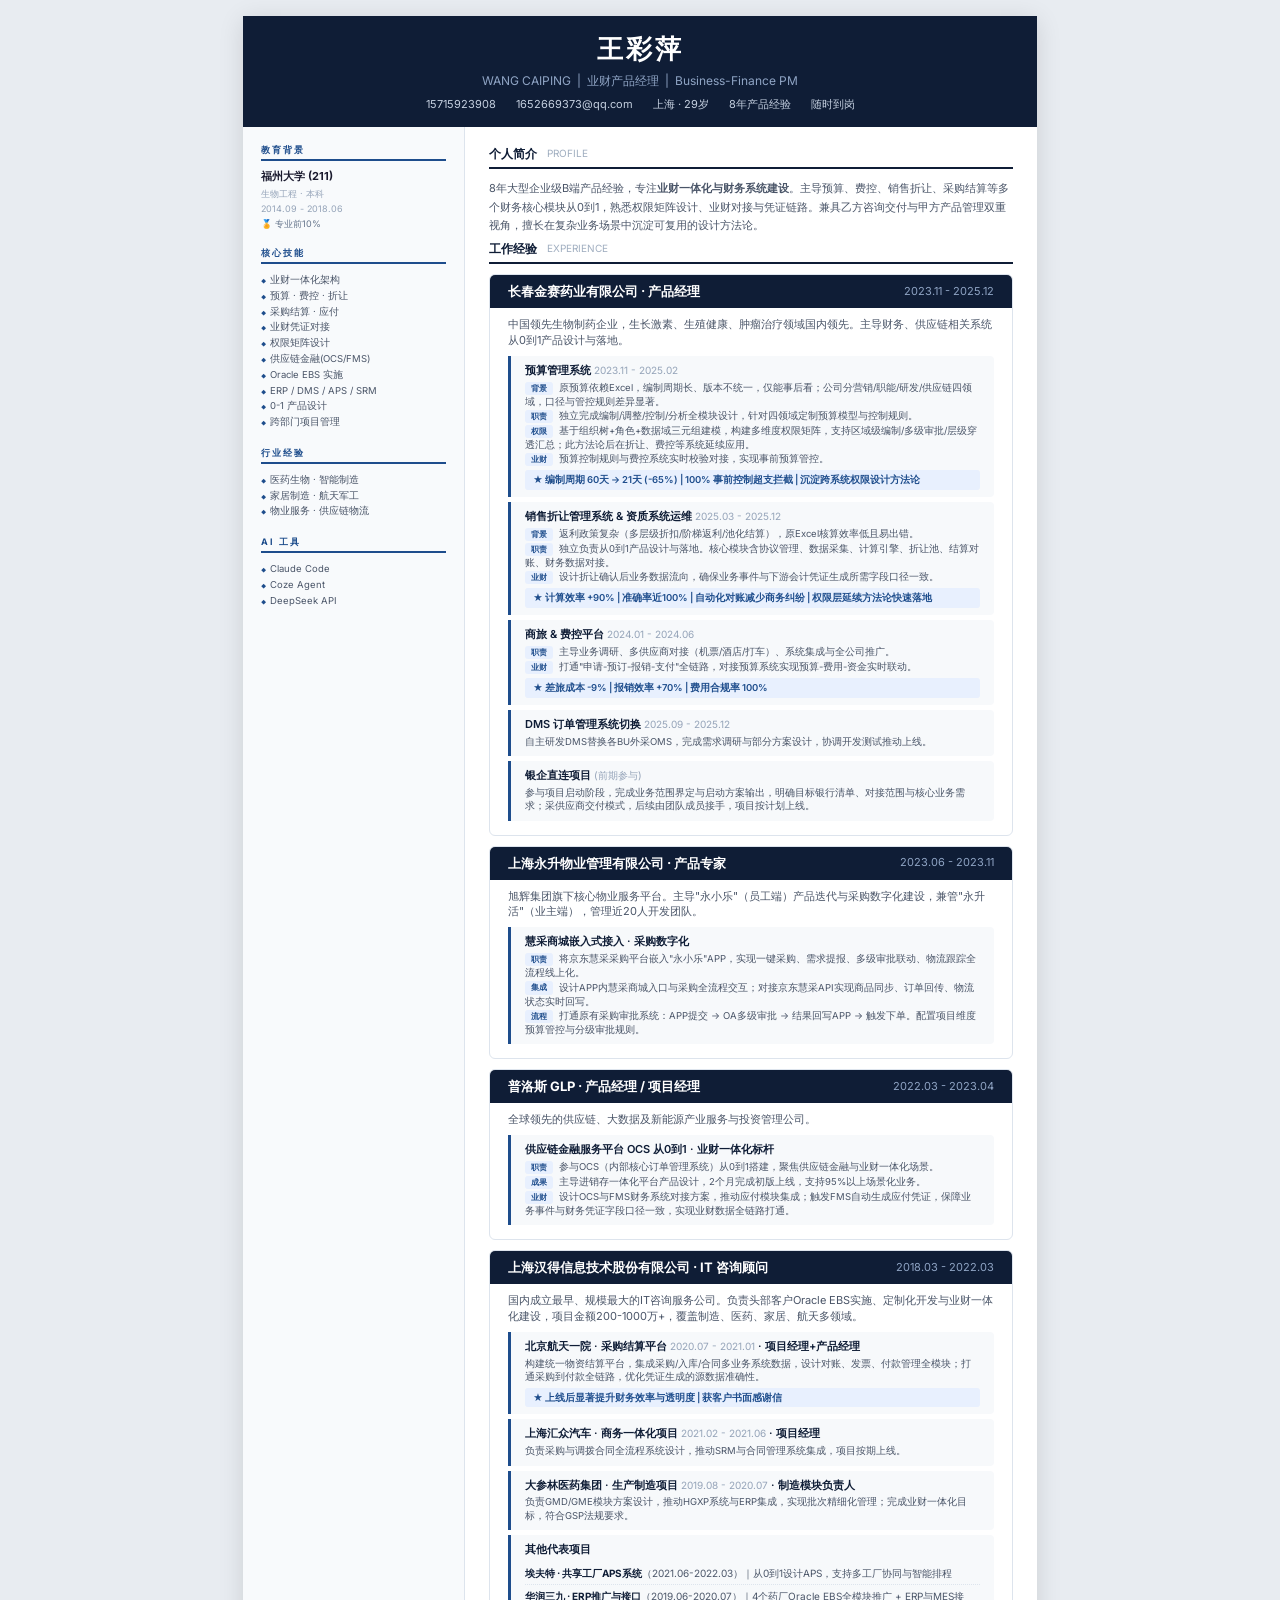
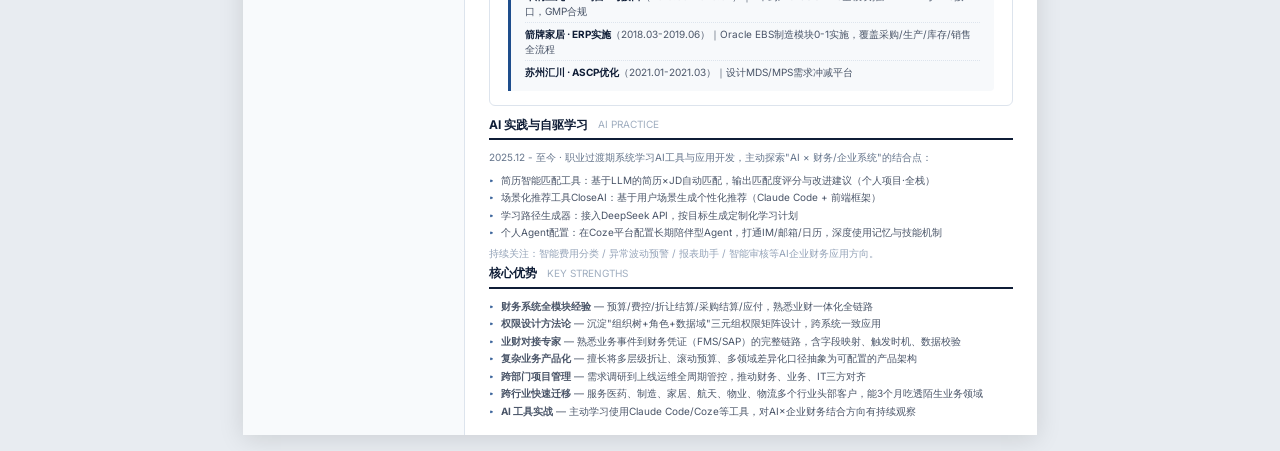
<file: resume.html>
<!DOCTYPE html>
<html lang="zh-CN">
<head>
<meta charset="UTF-8">
<meta name="viewport" content="width=device-width, initial-scale=1.0">
<title>王彩萍 - 业财产品经理</title>
<style>
  @import url('https://fonts.googleapis.com/css2?family=Inter:wght@400;500;600;700&display=swap');

  :root {
    --primary: #0f1d36;
    --accent: #1e4d8c;
    --accent-light: #e8f0fe;
    --border: #dde4ed;
    --text: #1a1a2e;
    --text-secondary: #4a5568;
    --bg-gray: #f7f9fb;
  }

  * { margin: 0; padding: 0; box-sizing: border-box; }

  body {
    font-family: 'Inter', 'PingFang SC', 'Microsoft YaHei', sans-serif;
    color: var(--text);
    background: #e8ecf1;
    display: flex;
    justify-content: center;
    line-height: 1.45;
  }

  .page {
    width: 210mm;
    background: white;
    box-shadow: 0 4px 24px rgba(0,0,0,0.12);
    margin: 16px 0;
    padding: 0;
  }

  /* ===== HEADER ===== */
  .header {
    background: var(--primary);
    color: white;
    padding: 14px 32px;
    text-align: center;
  }
  .header h1 { font-size: 26px; font-weight: 700; letter-spacing: 3px; margin-bottom: 4px; }
  .header .subtitle { font-size: 12px; color: #8fa4c4; margin-bottom: 8px; }
  .header .contact-row {
    display: flex; justify-content: center; gap: 20px;
    font-size: 11px; color: #c5d0e0; flex-wrap: wrap;
  }

  /* ===== INFO STRIP (replaced by sidebar) ===== */
  .main { display: flex; }

  /* ===== SIDEBAR ===== */
  .sidebar {
    width: 28%;
    background: #f8fafc;
    padding: 16px 18px;
    border-right: 1px solid var(--border);
  }
  .sidebar-section { margin-bottom: 16px; }
  .sidebar-section h3 {
    font-size: 9px; font-weight: 700; text-transform: uppercase;
    letter-spacing: 2px; color: var(--accent); margin-bottom: 8px;
    padding-bottom: 3px; border-bottom: 2px solid var(--accent);
  }
  .sidebar .edu-item { font-size: 10px; color: var(--text-secondary); margin-bottom: 2px; }
  .sidebar .edu-item strong { color: var(--text); font-size: 11px; }
  .sidebar ul { list-style: none; }
  .sidebar li {
    font-size: 9.5px; color: var(--text-secondary); padding: 1px 0;
    display: flex; align-items: flex-start; gap: 4px;
  }
  .sidebar li::before {
    content: '◆'; color: var(--accent); font-size: 5px; flex-shrink: 0;
    margin-top: 5px;
  }
  .sidebar .tag-row { display: flex; flex-wrap: wrap; gap: 4px; }
  .sidebar .tag {
    display: inline-block; font-size: 8px; color: var(--accent);
    background: var(--accent-light); padding: 2px 6px;
    border-radius: 3px; white-space: nowrap;
  }

  /* ===== RIGHT CONTENT ===== */
  .content { width: 72%; padding: 14px 24px; }

  /* Section title */
  .section-title {
    font-size: 12px; font-weight: 700; color: var(--primary);
    padding-bottom: 5px; margin-bottom: 10px; margin-top: 4px;
    border-bottom: 2px solid var(--primary);
    display: flex; align-items: center; gap: 10px;
  }
  .section-title .en { font-weight: 400; color: #a0aec0; font-size: 10px; }

  /* Profile */
  .profile-text { font-size: 11px; color: var(--text-secondary); line-height: 1.65; margin-bottom: 6px; }

  /* ===== COMPANY BLOCK ===== */
  .company-block {
    margin-bottom: 10px;
    border: 1px solid var(--border);
    border-radius: 6px;
    overflow: hidden;
  }
  .company-header {
    background: var(--primary);
    color: white;
    padding: 7px 18px;
    display: flex; justify-content: space-between; align-items: center;
  }
  .company-header .name { font-size: 13px; font-weight: 700; }
  .company-header .period { font-size: 11px; color: #8fa4c4; }
  .company-body { padding: 9px 18px; }
  .company-intro { font-size: 11px; color: var(--text-secondary); margin-bottom: 7px; }

  /* ===== PROJECT CARD ===== */
  .project-card {
    background: var(--bg-gray);
    border-left: 3px solid var(--accent);
    padding: 7px 14px;
    margin-bottom: 5px;
    border-radius: 0 4px 4px 0;
  }
  .project-card .proj-name {
    font-size: 11px; font-weight: 600; color: var(--primary); margin-bottom: 2px;
  }
  .project-card .proj-detail {
    font-size: 9.5px; color: var(--text-secondary); margin-bottom: 1px; line-height: 1.4;
  }
  .project-card .proj-highlight {
    font-size: 9.5px; color: var(--accent); font-weight: 600;
    background: var(--accent-light); padding: 3px 8px;
    border-radius: 3px; margin-top: 4px;
  }
  .label {
    display: inline-block; font-size: 8px; font-weight: 700; color: var(--accent);
    background: var(--accent-light); padding: 1px 5px; border-radius: 3px;
    margin-right: 3px; vertical-align: middle; min-width: 28px; text-align: center;
  }

  /* ===== COMPACT PROJECT (汉得 小项目) ===== */
  .compact-project {
    font-size: 10px; color: var(--text-secondary); padding: 4px 0;
    border-bottom: 1px dotted var(--border);
    line-height: 1.45;
  }
  .compact-project:last-child { border-bottom: none; }
  .compact-project strong { color: var(--primary); }

  /* ===== STRENGTHS & AI ===== */
  .ai-intro { font-size: 10px; color: #64748b; margin-bottom: 8px; }
  .list-item {
    font-size: 10px; color: var(--text-secondary); margin-bottom: 3px;
    padding-left: 12px; position: relative;
  }
  .list-item::before {
    content: '▸'; position: absolute; left: 0; top: 0;
    color: var(--accent); font-size: 10px;
  }

  @media print {
    body { background: white; margin: 0; }
    .page { box-shadow: none; margin: 0; width: 100%; }
    @page { size: A4; margin: 0; }
  }
</style>
</head>
<body>
<div class="page">

  <!-- ===== HEADER ===== -->
  <div class="header">
    <h1>王彩萍</h1>
    <div class="subtitle">WANG CAIPING &nbsp;|&nbsp; 业财产品经理 &nbsp;|&nbsp; Business-Finance PM</div>
    <div class="contact-row">
      <span>15715923908</span>
      <span>1652669373@qq.com</span>
      <span>上海 · 29岁</span>
      <span>8年产品经验</span>
      <span>随时到岗</span>
    </div>
  </div>

  <!-- ===== MAIN: SIDEBAR + CONTENT ===== -->
  <div class="main">
    <!-- Left Sidebar -->
    <div class="sidebar">
      <div class="sidebar-section">
        <h3>教育背景</h3>
        <div class="edu-item"><strong>福州大学 (211)</strong></div>
        <div class="edu-item" style="font-size:9px;color:#94a3b8">生物工程 · 本科</div>
        <div class="edu-item" style="font-size:9px;color:#94a3b8">2014.09 - 2018.06</div>
        <div class="edu-item" style="font-size:9px;color:#64748b">🏅 专业前10%</div>
      </div>

      <div class="sidebar-section">
        <h3>核心技能</h3>
        <ul>
          <li>业财一体化架构</li>
          <li>预算 · 费控 · 折让</li>
          <li>采购结算 · 应付</li>
          <li>业财凭证对接</li>
          <li>权限矩阵设计</li>
          <li>供应链金融(OCS/FMS)</li>
          <li>Oracle EBS 实施</li>
          <li>ERP / DMS / APS / SRM</li>
          <li>0-1 产品设计</li>
          <li>跨部门项目管理</li>
        </ul>
      </div>

      <div class="sidebar-section">
        <h3>行业经验</h3>
        <ul>
          <li>医药生物 · 智能制造</li>
          <li>家居制造 · 航天军工</li>
          <li>物业服务 · 供应链物流</li>
        </ul>
      </div>

      <div class="sidebar-section">
        <h3>AI 工具</h3>
        <ul>
          <li>Claude Code</li>
          <li>Coze Agent</li>
          <li>DeepSeek API</li>
        </ul>
      </div>
    </div>

    <!-- Right Content -->
    <div class="content">

    <!-- Profile -->
    <div class="section-title">个人简介 <span class="en">PROFILE</span></div>
    <p class="profile-text">
      8年大型企业级B端产品经验，专注<strong>业财一体化与财务系统建设</strong>。主导预算、费控、销售折让、采购结算等多个财务核心模块从0到1，熟悉权限矩阵设计、业财对接与凭证链路。兼具乙方咨询交付与甲方产品管理双重视角，擅长在复杂业务场景中沉淀可复用的设计方法论。
    </p>

    <!-- Work Experience -->
    <div class="section-title">工作经验 <span class="en">EXPERIENCE</span></div>

    <!-- ===== 金赛药业 ===== -->
    <div class="company-block">
      <div class="company-header">
        <span class="name">长春金赛药业有限公司 · 产品经理</span>
        <span class="period">2023.11 - 2025.12</span>
      </div>
      <div class="company-body">
        <p class="company-intro">中国领先生物制药企业，生长激素、生殖健康、肿瘤治疗领域国内领先。主导财务、供应链相关系统从0到1产品设计与落地。</p>

        <div class="project-card">
          <div class="proj-name">预算管理系统 <span style="font-weight:400;font-size:10px;color:#94a3b8">2023.11 - 2025.02</span></div>
          <div class="proj-detail"><span class="label">背景</span> 原预算依赖Excel，编制周期长、版本不统一，仅能事后看；公司分营销/职能/研发/供应链四领域，口径与管控规则差异显著。</div>
          <div class="proj-detail"><span class="label">职责</span> 独立完成编制/调整/控制/分析全模块设计，针对四领域定制预算模型与控制规则。</div>
          <div class="proj-detail"><span class="label">权限</span> 基于组织树+角色+数据域三元组建模，构建多维度权限矩阵，支持区域级编制/多级审批/层级穿透汇总；此方法论后在折让、费控等系统延续应用。</div>
          <div class="proj-detail"><span class="label">业财</span> 预算控制规则与费控系统实时校验对接，实现事前预算管控。</div>
          <div class="proj-highlight">★ 编制周期 60天 → 21天 (-65%)  |  100% 事前控制超支拦截  |  沉淀跨系统权限设计方法论</div>
        </div>

        <div class="project-card">
          <div class="proj-name">销售折让管理系统 & 资质系统运维 <span style="font-weight:400;font-size:10px;color:#94a3b8">2025.03 - 2025.12</span></div>
          <div class="proj-detail"><span class="label">背景</span> 返利政策复杂（多层级折扣/阶梯返利/池化结算），原Excel核算效率低且易出错。</div>
          <div class="proj-detail"><span class="label">职责</span> 独立负责从0到1产品设计与落地。核心模块含协议管理、数据采集、计算引擎、折让池、结算对账、财务数据对接。</div>
          <div class="proj-detail"><span class="label">业财</span> 设计折让确认后业务数据流向，确保业务事件与下游会计凭证生成所需字段口径一致。</div>
          <div class="proj-highlight">★ 计算效率 +90%  |  准确率近100%  |  自动化对账减少商务纠纷  |  权限层延续方法论快速落地</div>
        </div>

        <div class="project-card">
          <div class="proj-name">商旅 & 费控平台 <span style="font-weight:400;font-size:10px;color:#94a3b8">2024.01 - 2024.06</span></div>
          <div class="proj-detail"><span class="label">职责</span> 主导业务调研、多供应商对接（机票/酒店/打车）、系统集成与全公司推广。</div>
          <div class="proj-detail"><span class="label">业财</span> 打通"申请-预订-报销-支付"全链路，对接预算系统实现预算-费用-资金实时联动。</div>
          <div class="proj-highlight">★ 差旅成本 -9%  |  报销效率 +70%  |  费用合规率 100%</div>
        </div>

        <div class="project-card">
          <div class="proj-name">DMS 订单管理系统切换 <span style="font-weight:400;font-size:10px;color:#94a3b8">2025.09 - 2025.12</span></div>
          <div class="proj-detail">自主研发DMS替换各BU外采OMS，完成需求调研与部分方案设计，协调开发测试推动上线。</div>
        </div>

        <div class="project-card">
          <div class="proj-name">银企直连项目 <span style="font-weight:400;font-size:10px;color:#94a3b8">(前期参与)</span></div>
          <div class="proj-detail">参与项目启动阶段，完成业务范围界定与启动方案输出，明确目标银行清单、对接范围与核心业务需求；采供应商交付模式，后续由团队成员接手，项目按计划上线。</div>
        </div>
      </div>
    </div>

    <!-- ===== 永升物业 ===== -->
    <div class="company-block">
      <div class="company-header">
        <span class="name">上海永升物业管理有限公司 · 产品专家</span>
        <span class="period">2023.06 - 2023.11</span>
      </div>
      <div class="company-body">
        <p class="company-intro">旭辉集团旗下核心物业服务平台。主导"永小乐"（员工端）产品迭代与采购数字化建设，兼管"永升活"（业主端），管理近20人开发团队。</p>
        <div class="project-card">
          <div class="proj-name">慧采商城嵌入式接入 · 采购数字化</div>
          <div class="proj-detail"><span class="label">职责</span> 将京东慧采采购平台嵌入"永小乐"APP，实现一键采购、需求提报、多级审批联动、物流跟踪全流程线上化。</div>
          <div class="proj-detail"><span class="label">集成</span> 设计APP内慧采商城入口与采购全流程交互；对接京东慧采API实现商品同步、订单回传、物流状态实时回写。</div>
          <div class="proj-detail"><span class="label">流程</span> 打通原有采购审批系统：APP提交 → OA多级审批 → 结果回写APP → 触发下单。配置项目维度预算管控与分级审批规则。</div>
        </div>
      </div>
    </div>

    <!-- ===== 普洛斯 ===== -->
    <div class="company-block">
      <div class="company-header">
        <span class="name">普洛斯 GLP · 产品经理 / 项目经理</span>
        <span class="period">2022.03 - 2023.04</span>
      </div>
      <div class="company-body">
        <p class="company-intro">全球领先的供应链、大数据及新能源产业服务与投资管理公司。</p>
        <div class="project-card">
          <div class="proj-name">供应链金融服务平台 OCS 从0到1 · 业财一体化标杆</div>
          <div class="proj-detail"><span class="label">职责</span> 参与OCS（内部核心订单管理系统）从0到1搭建，聚焦供应链金融与业财一体化场景。</div>
          <div class="proj-detail"><span class="label">成果</span> 主导进销存一体化平台产品设计，2个月完成初版上线，支持95%以上场景化业务。</div>
          <div class="proj-detail"><span class="label">业财</span> 设计OCS与FMS财务系统对接方案，推动应付模块集成；触发FMS自动生成应付凭证，保障业务事件与财务凭证字段口径一致，实现业财数据全链路打通。</div>
        </div>
      </div>
    </div>

    <!-- ===== 汉得信息 ===== -->
    <div class="company-block">
      <div class="company-header">
        <span class="name">上海汉得信息技术股份有限公司 · IT 咨询顾问</span>
        <span class="period">2018.03 - 2022.03</span>
      </div>
      <div class="company-body">
        <p class="company-intro">国内成立最早、规模最大的IT咨询服务公司。负责头部客户Oracle EBS实施、定制化开发与业财一体化建设，项目金额200-1000万+，覆盖制造、医药、家居、航天多领域。</p>

        <div class="project-card">
          <div class="proj-name">北京航天一院 · 采购结算平台 <span style="font-weight:400;font-size:10px;color:#94a3b8">2020.07 - 2021.01</span> · 项目经理+产品经理</div>
          <div class="proj-detail">构建统一物资结算平台，集成采购/入库/合同多业务系统数据，设计对账、发票、付款管理全模块；打通采购到付款全链路，优化凭证生成的源数据准确性。</div>
          <div class="proj-highlight">★ 上线后显著提升财务效率与透明度  |  获客户书面感谢信</div>
        </div>

        <div class="project-card">
          <div class="proj-name">上海汇众汽车 · 商务一体化项目 <span style="font-weight:400;font-size:10px;color:#94a3b8">2021.02 - 2021.06</span> · 项目经理</div>
          <div class="proj-detail">负责采购与调拨合同全流程系统设计，推动SRM与合同管理系统集成，项目按期上线。</div>
        </div>

        <div class="project-card">
          <div class="proj-name">大参林医药集团 · 生产制造项目 <span style="font-weight:400;font-size:10px;color:#94a3b8">2019.08 - 2020.07</span> · 制造模块负责人</div>
          <div class="proj-detail">负责GMD/GME模块方案设计，推动HGXP系统与ERP集成，实现批次精细化管理；完成业财一体化目标，符合GSP法规要求。</div>
        </div>

        <div class="project-card">
          <div class="proj-name" style="margin-bottom:4px;">其他代表项目</div>
          <div class="compact-project"><strong>埃夫特 · 共享工厂APS系统</strong>（2021.06-2022.03）｜从0到1设计APS，支持多工厂协同与智能排程</div>
          <div class="compact-project"><strong>华润三九 · ERP推广与接口</strong>（2019.06-2020.07）｜4个药厂Oracle EBS全模块推广 + ERP与MES接口，GMP合规</div>
          <div class="compact-project"><strong>箭牌家居 · ERP实施</strong>（2018.03-2019.06）｜Oracle EBS制造模块0-1实施，覆盖采购/生产/库存/销售全流程</div>
          <div class="compact-project"><strong>苏州汇川 · ASCP优化</strong>（2021.01-2021.03）｜设计MDS/MPS需求冲减平台</div>
        </div>
      </div>
    </div>

    <!-- AI Practice -->
    <div class="section-title">AI 实践与自驱学习 <span class="en">AI PRACTICE</span></div>
    <p class="ai-intro">2025.12 - 至今 · 职业过渡期系统学习AI工具与应用开发，主动探索"AI × 财务/企业系统"的结合点：</p>
    <div class="list-item">简历智能匹配工具：基于LLM的简历×JD自动匹配，输出匹配度评分与改进建议（个人项目·全栈）</div>
    <div class="list-item">场景化推荐工具CloseAI：基于用户场景生成个性化推荐（Claude Code + 前端框架）</div>
    <div class="list-item">学习路径生成器：接入DeepSeek API，按目标生成定制化学习计划</div>
    <div class="list-item">个人Agent配置：在Coze平台配置长期陪伴型Agent，打通IM/邮箱/日历，深度使用记忆与技能机制</div>
    <p style="font-size:10px;color:#94a3b8;margin-top:6px;">持续关注：智能费用分类 / 异常波动预警 / 报表助手 / 智能审核等AI企业财务应用方向。</p>

    <!-- Key Strengths -->
    <div class="section-title">核心优势 <span class="en">KEY STRENGTHS</span></div>
    <div class="list-item"><strong>财务系统全模块经验</strong> — 预算/费控/折让结算/采购结算/应付，熟悉业财一体化全链路</div>
    <div class="list-item"><strong>权限设计方法论</strong> — 沉淀"组织树+角色+数据域"三元组权限矩阵设计，跨系统一致应用</div>
    <div class="list-item"><strong>业财对接专家</strong> — 熟悉业务事件到财务凭证（FMS/SAP）的完整链路，含字段映射、触发时机、数据校验</div>
    <div class="list-item"><strong>复杂业务产品化</strong> — 擅长将多层级折让、滚动预算、多领域差异化口径抽象为可配置的产品架构</div>
    <div class="list-item"><strong>跨部门项目管理</strong> — 需求调研到上线运维全周期管控，推动财务、业务、IT三方对齐</div>
    <div class="list-item"><strong>跨行业快速迁移</strong> — 服务医药、制造、家居、航天、物业、物流多个行业头部客户，能3个月吃透陌生业务领域</div>
    <div class="list-item"><strong>AI 工具实战</strong> — 主动学习使用Claude Code/Coze等工具，对AI×企业财务结合方向有持续观察</div>

    </div>
  </div>
</div>
</body>
</html>
</file>
